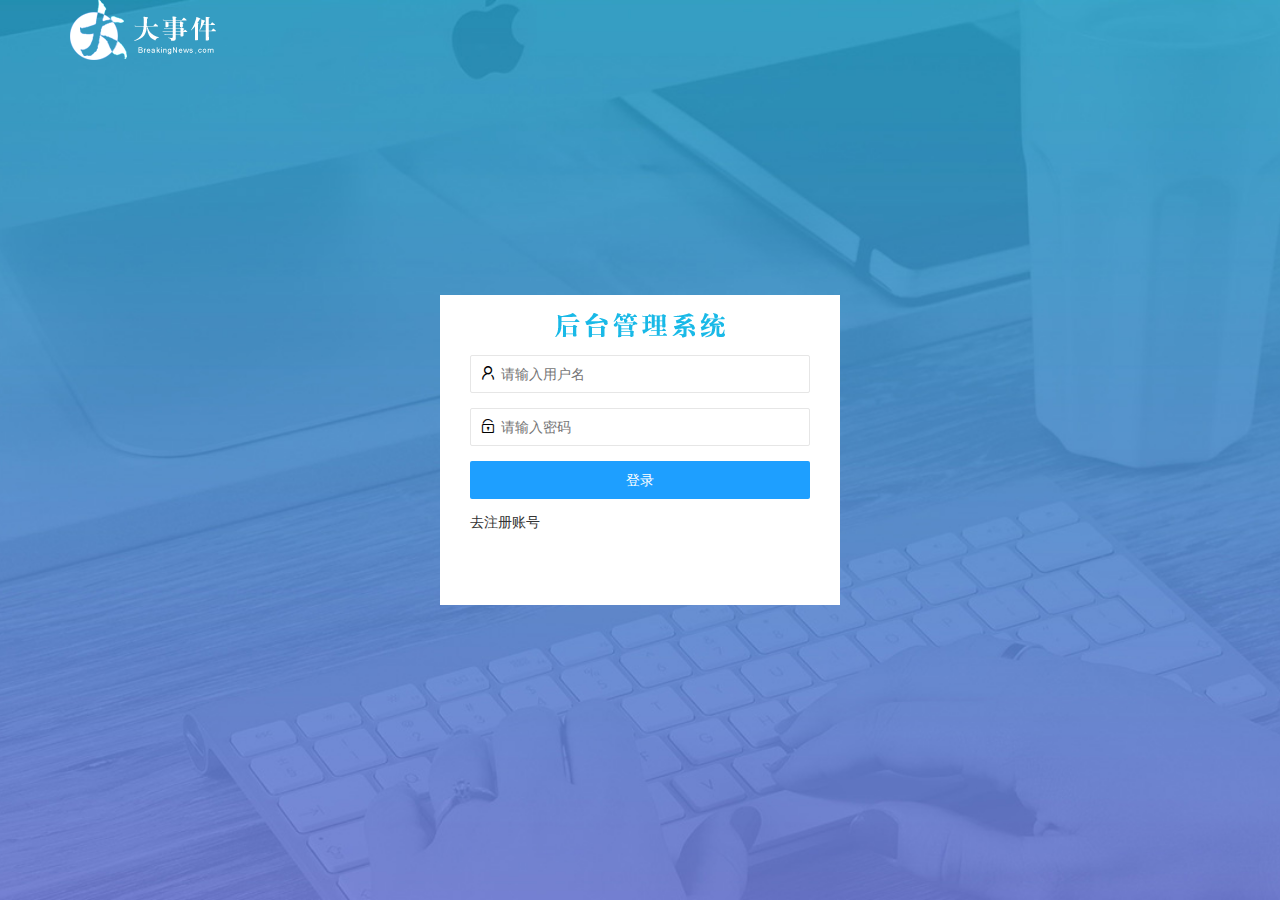
<file: login.html>
<!DOCTYPE html>
<html lang="en">
<head>
    <meta charset="UTF-8">
    <meta http-equiv="X-UA-Compatible" content="IE=edge">
    <meta name="viewport" content="width=device-width, initial-scale=1.0">
    <title>大事件</title>
    <!-- 导入layui 样式表 -->
    <link rel="stylesheet" href="./assets/css/login.css">
    <!-- 导入login页面 样式表 -->
    <link rel="stylesheet" href="./assets/lib/layui/css/layui.css">
</head>
<body>
    <!-- 头部 logo 区域 -->
    <div class="layui-main">
        <img src="./assets/images/logo.png" alt=""/>
    </div>

    <!-- 登录注册框 -->
    <div class="loginAndRegBox">
        <!-- 登录框头部 -->
        <div class="login-header"></div>
        <!-- 登录输入框 -->
        <div id="login-box">
            <form class="layui-form" id="form-login" action="">
                <div class="layui-form-item">
                    <i class="layui-icon layui-icon-username"></i>   
                    <input type="text" name="username" required  lay-verify="required" placeholder="请输入用户名" autocomplete="off" class="layui-input">
                </div>
                <div class="layui-form-item">
                    <i class="layui-icon layui-icon-password"></i>   
                    <input type="password" name="password" required  lay-verify="required|pass" placeholder="请输入密码" autocomplete="off" class="layui-input">
                </div>
                <div class="layui-form-item">
                    <button class="layui-btn layui-btn-normal layui-btn-fluid" lay-submit >登录</button>
                </div>
                <div class="layui-form-item">
                    <a href="javascript:;" id="link-login">去注册账号</a>
                </div>
            </form>
        </div>
        <!-- 注册输入框 -->
        <div id="Reg-box">
            <form class="layui-form" action="">
                <div class="layui-form-item">
                    <i class="layui-icon layui-icon-username"></i>   
                    <input type="text" name="reusername" required  lay-verify="required" placeholder="请输入用户名" autocomplete="off" class="layui-input">
                </div>
                <div class="layui-form-item">
                    <i class="layui-icon layui-icon-password"></i>   
                    <input type="password" name="repassword" required  lay-verify="required|pass" placeholder="请输入密码" autocomplete="off" class="layui-input">
                </div>
                <div class="layui-form-item">
                    <i class="layui-icon layui-icon-password"></i>   
                    <input type="password" name="apassword" required  lay-verify="required|pass|repass" placeholder="请再次输入密码" autocomplete="off" class="layui-input">
                </div>
                <div class="layui-form-item">
                    <button id="form-reg" class="layui-btn layui-btn-normal layui-btn-fluid" lay-submit >注册</button>
                </div>
                <div class="layui-form-item">
                    <a href="javascript:;" id="link-reg">去登录</a>
                </div>
            </form>
        </div>
    </div>


    <!-- 引入 layui的js库 -->
    <script src="./assets/lib/layui/layui.all.js"></script>
    <!-- 引入jQuery库 -->
    <script src="./assets/lib/jquery.js"></script>
    <!-- 引入自己封装baseAPI.js -->
    <script src="./assets/js/baseAPI.js"></script>
    <!-- 引入登录和注册切换的js -->
    <script src="./assets/js/loginAndRegBox.js"></script>
</body>
</html>
</file>
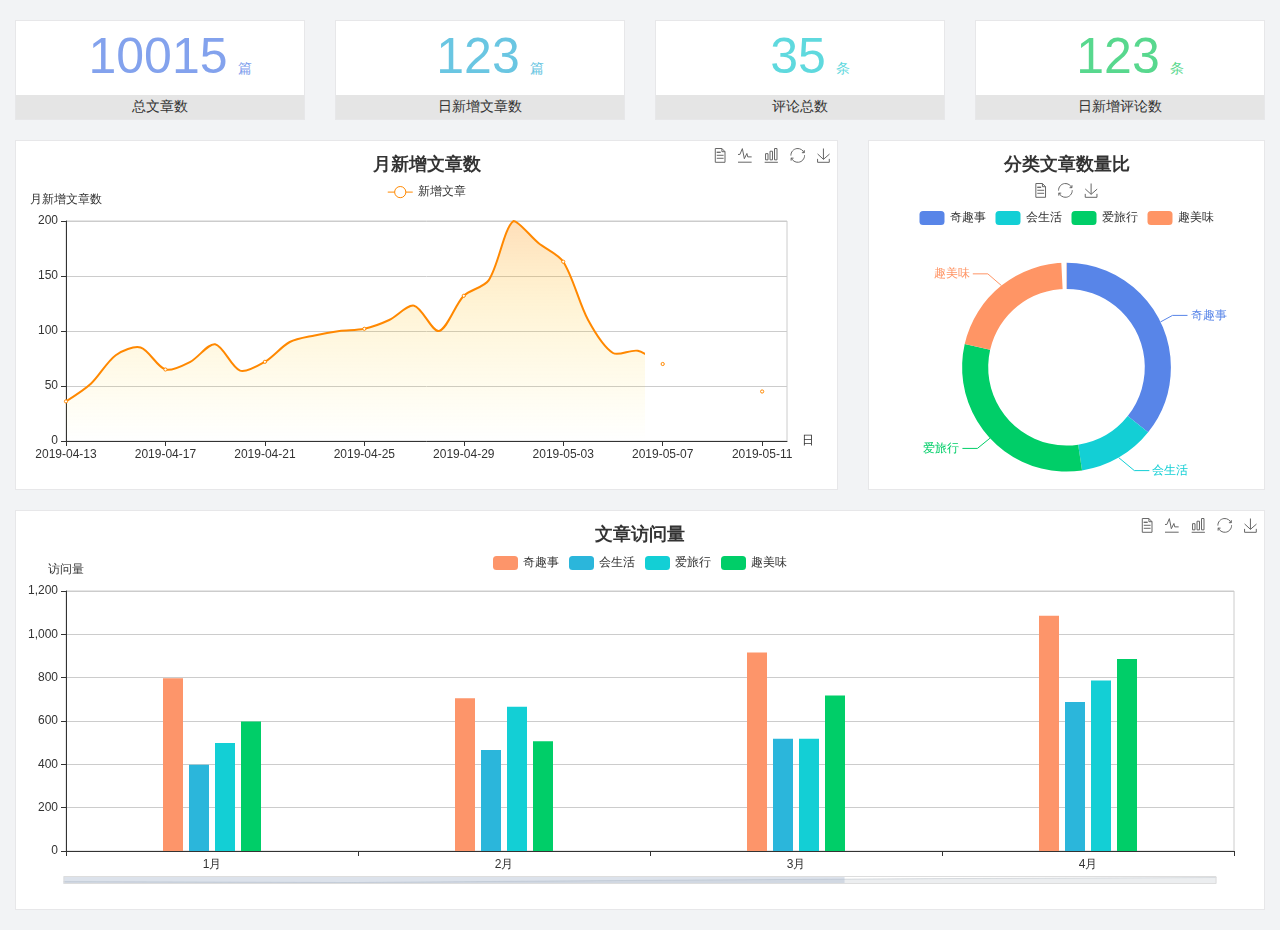
<file: home/dashboard.html>
<!DOCTYPE html>
<html lang="en">

<head>
  <meta charset="UTF-8">
  <meta name="viewport" content="width=device-width, initial-scale=1.0">
  <meta http-equiv="X-UA-Compatible" content="ie=edge">
  <title>图表统计</title>
  <link rel="stylesheet" href="../assets/lib/bootstrap.css">
  <link rel="stylesheet" href="../assets/lib/main.css" />
  <script src="../assets/lib/jquery.js"></script>
  <script type="text/javascript" src="../assets/lib/echarts.min.js"></script>
</head>

<body>
  <div class="container-fluid">
    <div class="row spannel_list">
      <div class="col-sm-3 col-xs-6">
        <div class="spannel">
          <em>10015</em><span>篇</span>
          <b>总文章数</b>
        </div>
      </div>
      <div class="col-sm-3 col-xs-6">
        <div class="spannel scolor01">
          <em>123</em><span>篇</span>
          <b>日新增文章数</b>
        </div>
      </div>
      <div class="col-sm-3 col-xs-6">
        <div class="spannel scolor02">
          <em>35</em><span>条</span>
          <b>评论总数</b>
        </div>
      </div>
      <div class="col-sm-3 col-xs-6">
        <div class="spannel scolor03">
          <em>123</em><span>条</span>
          <b>日新增评论数</b>
        </div>
      </div>
    </div>
  </div>

  <div class="container-fluid">
    <div class="row curve-pie">
      <div class="col-lg-8 col-md-8">
        <div class="gragh_pannel" id="curve_show"></div>
      </div>
      <div class="col-lg-4 col-md-4">
        <div class="gragh_pannel" id="pie_show"></div>
      </div>
    </div>
  </div>

  <div class="container-fluid">
    <div class="column_pannel" id="column_show"></div>
  </div>

  <script>
    var oChart = echarts.init(document.getElementById('curve_show'));
    var aList_all = [
      { 'count': 36, 'date': '2019-04-13' },
      { 'count': 52, 'date': '2019-04-14' },
      { 'count': 78, 'date': '2019-04-15' },
      { 'count': 85, 'date': '2019-04-16' },
      { 'count': 65, 'date': '2019-04-17' },
      { 'count': 72, 'date': '2019-04-18' },
      { 'count': 88, 'date': '2019-04-19' },
      { 'count': 64, 'date': '2019-04-20' },
      { 'count': 72, 'date': '2019-04-21' },
      { 'count': 90, 'date': '2019-04-22' },
      { 'count': 96, 'date': '2019-04-23' },
      { 'count': 100, 'date': '2019-04-24' },
      { 'count': 102, 'date': '2019-04-25' },
      { 'count': 110, 'date': '2019-04-26' },
      { 'count': 123, 'date': '2019-04-27' },
      { 'count': 100, 'date': '2019-04-28' },
      { 'count': 132, 'date': '2019-04-29' },
      { 'count': 146, 'date': '2019-04-30' },
      { 'count': 200, 'date': '2019-05-01' },
      { 'count': 180, 'date': '2019-05-02' },
      { 'count': 163, 'date': '2019-05-03' },
      { 'count': 110, 'date': '2019-05-04' },
      { 'count': 80, 'date': '2019-05-05' },
      { 'count': 82, 'date': '2019-05-06' },
      { 'count': 70, 'date': '2019-05-07' },
      { 'count': 65, 'date': '2019-05-08' },
      { 'count': 54, 'date': '2019-05-09' },
      { 'count': 40, 'date': '2019-05-10' },
      { 'count': 45, 'date': '2019-05-11' },
      { 'count': 38, 'date': '2019-05-12' },
    ];

    let aCount = [];
    let aDate = [];

    for (var i = 0; i < aList_all.length; i++) {
      aCount.push(aList_all[i].count);
      aDate.push(aList_all[i].date);
    }

    var chartopt = {
      title: {
        text: '月新增文章数',
        left: 'center',
        top: '10'
      },
      tooltip: {
        trigger: 'axis'
      },
      legend: {
        data: ['新增文章'],
        top: '40'
      },
      toolbox: {
        show: true,
        feature: {
          mark: { show: true },
          dataView: { show: true, readOnly: false },
          magicType: { show: true, type: ['line', 'bar'] },
          restore: { show: true },
          saveAsImage: { show: true }
        }
      },
      calculable: true,
      xAxis: [
        {
          name: '日',
          type: 'category',
          boundaryGap: false,
          data: aDate
        }
      ],
      yAxis: [
        {
          name: '月新增文章数',
          type: 'value'
        }
      ],
      series: [
        {
          name: '新增文章',
          type: 'line',
          smooth: true,
          itemStyle: { normal: { areaStyle: { type: 'default' }, color: '#f80' }, lineStyle: { color: '#f80' } },
          data: aCount
        }],
      areaStyle: {
        normal: {
          color: new echarts.graphic.LinearGradient(0, 0, 0, 1, [{
            offset: 0,
            color: 'rgba(255,136,0,0.39)'
          }, {
            offset: .34,
            color: 'rgba(255,180,0,0.25)'
          }, {
            offset: 1,
            color: 'rgba(255,222,0,0.00)'
          }])

        }
      },
      grid: {
        show: true,
        x: 50,
        x2: 50,
        y: 80,
        height: 220
      }
    };

    oChart.setOption(chartopt);


    var oPie = echarts.init(document.getElementById('pie_show'));
    var oPieopt =
    {
      title: {
        top: 10,
        text: '分类文章数量比',
        x: 'center'
      },
      tooltip: {
        trigger: 'item',
        formatter: "{a} <br/>{b} : {c} ({d}%)"
      },
      color: ['#5885e8', '#13cfd5', '#00ce68', '#ff9565'],
      legend: {
        x: 'center',
        top: 65,
        data: ['奇趣事', '会生活', '爱旅行', '趣美味']
      },
      toolbox: {
        show: true,
        x: 'center',
        top: 35,
        feature: {
          mark: { show: true },
          dataView: { show: true, readOnly: false },
          magicType: {
            show: true,
            type: ['pie', 'funnel'],
            option: {
              funnel: {
                x: '25%',
                width: '50%',
                funnelAlign: 'left',
                max: 1548
              }
            }
          },
          restore: { show: true },
          saveAsImage: { show: true }
        }
      },
      calculable: true,
      series: [
        {
          name: '访问来源',
          type: 'pie',
          radius: ['45%', '60%'],
          center: ['50%', '65%'],
          data: [
            { value: 300, name: '奇趣事' },
            { value: 100, name: '会生活' },
            { value: 260, name: '爱旅行' },
            { value: 180, name: '趣美味' }
          ]
        }
      ]
    };
    oPie.setOption(oPieopt);



    var oColumn = this.echarts.init(document.getElementById('column_show'));
    var oColumnopt =
    {
      title: {
        text: '文章访问量',
        left: 'center',
        top: '10'
      },
      tooltip: {
        trigger: 'axis'
      },
      legend: {
        data: ['奇趣事', '会生活', '爱旅行', '趣美味'],
        top: '40'
      },
      toolbox: {
        show: true,
        feature: {
          mark: { show: true },
          dataView: { show: true, readOnly: false },
          magicType: { show: true, type: ['line', 'bar'] },
          restore: { show: true },
          saveAsImage: { show: true }
        }
      },
      calculable: true,
      xAxis: [
        {
          type: 'category',
          data: ['1月', '2月', '3月', '4月', '5月']
        }
      ],
      yAxis: [
        {
          name: '访问量',
          type: 'value'
        }
      ],
      series: [
        {
          name: '奇趣事',
          type: 'bar',
          barWidth: 20,
          itemStyle: {
            normal: { areaStyle: { type: 'default' }, color: '#fd956a' }
          },
          data: [800, 708, 920, 1090, 1200]
        },
        {
          name: '会生活',
          type: 'bar',
          barWidth: 20,
          itemStyle: {
            normal: { areaStyle: { type: 'default' }, color: '#2bb6db' }
          },
          data: [400, 468, 520, 690, 800]
        },
        {
          name: '爱旅行',
          type: 'bar',
          barWidth: 20,
          itemStyle: {
            normal: { areaStyle: { type: 'default' }, color: '#13cfd5' }
          },
          data: [500, 668, 520, 790, 900]
        },
        {
          name: '趣美味',
          type: 'bar',
          barWidth: 20,
          itemStyle: {
            normal: { areaStyle: { type: 'default' }, color: '#00ce68' }
          },
          data: [600, 508, 720, 890, 1000]
        }
      ],
      grid: {
        show: true,
        x: 50,
        x2: 30,
        y: 80,
        height: 260
      },
      dataZoom: [//给x轴设置滚动条
        {
          start: 0,//默认为0
          end: 100 - 1000 / 31,//默认为100
          type: 'slider',
          show: true,
          xAxisIndex: [0],
          handleSize: 0,//滑动条的 左右2个滑动条的大小
          height: 8,//组件高度
          left: 45, //左边的距离
          right: 50,//右边的距离
          bottom: 26,//右边的距离
          handleColor: '#ddd',//h滑动图标的颜色
          handleStyle: {
            borderColor: "#cacaca",
            borderWidth: "1",
            shadowBlur: 2,
            background: "#ddd",
            shadowColor: "#ddd",
          }
        }]
    };
    oColumn.setOption(oColumnopt);
  </script>
</body>

</html>
</file>
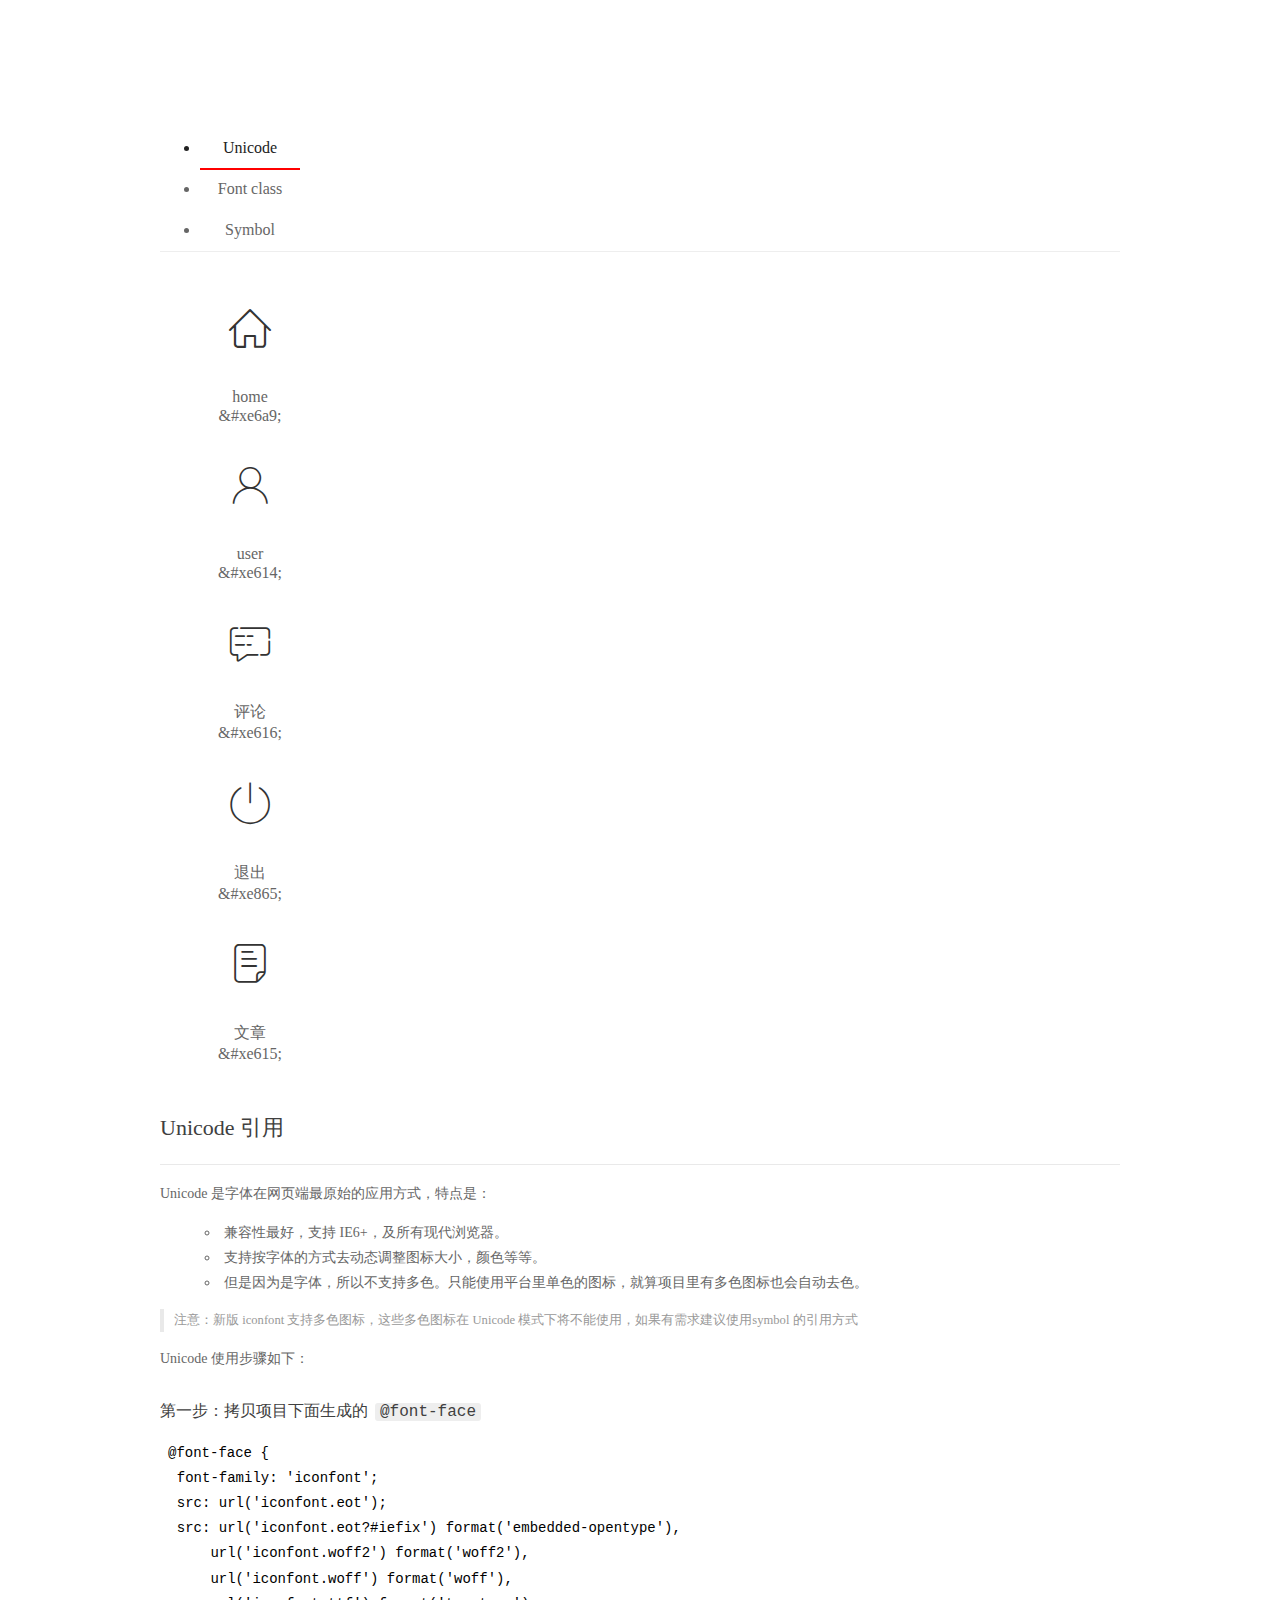
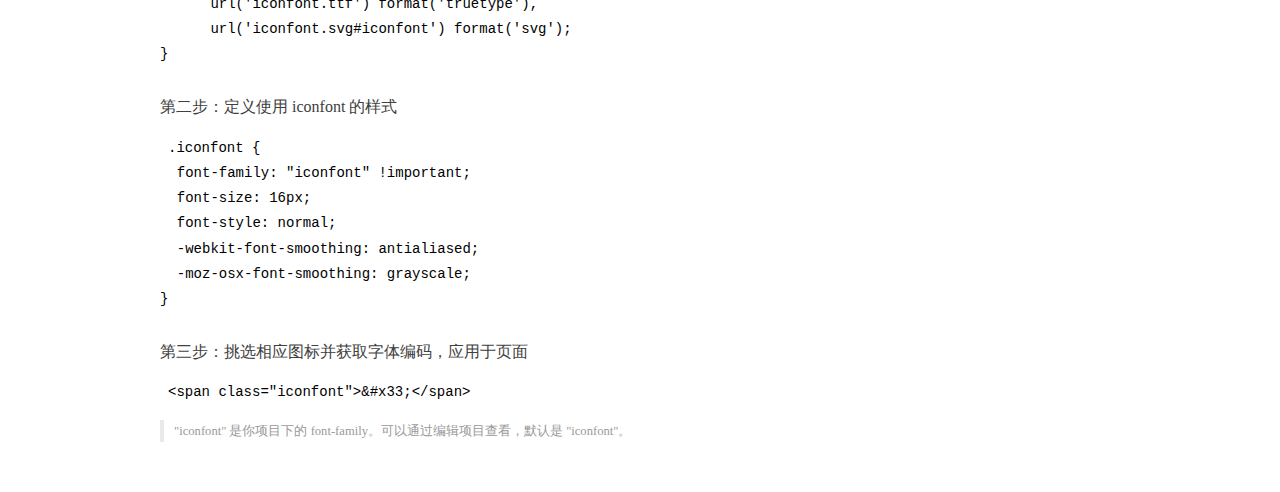
<file: assets/fonts/demo_index.html>
<!DOCTYPE html>
<html>
<head>
  <meta charset="utf-8"/>
  <title>IconFont Demo</title>
  <link rel="shortcut icon" href="https://gtms04.alicdn.com/tps/i4/TB1_oz6GVXXXXaFXpXXJDFnIXXX-64-64.ico" type="image/x-icon"/>
  <link rel="stylesheet" href="https://g.alicdn.com/thx/cube/1.3.2/cube.min.css">
  <link rel="stylesheet" href="demo.css">
  <link rel="stylesheet" href="iconfont.css">
  <script src="iconfont.js"></script>
  <!-- jQuery -->
  <script src="https://a1.alicdn.com/oss/uploads/2018/12/26/7bfddb60-08e8-11e9-9b04-53e73bb6408b.js"></script>
  <!-- 代码高亮 -->
  <script src="https://a1.alicdn.com/oss/uploads/2018/12/26/a3f714d0-08e6-11e9-8a15-ebf944d7534c.js"></script>
</head>
<body>
  <div class="main">
    <h1 class="logo"><a href="https://www.iconfont.cn/" title="iconfont 首页" target="_blank">&#xe86b;</a></h1>
    <div class="nav-tabs">
      <ul id="tabs" class="dib-box">
        <li class="dib active"><span>Unicode</span></li>
        <li class="dib"><span>Font class</span></li>
        <li class="dib"><span>Symbol</span></li>
      </ul>
      
    </div>
    <div class="tab-container">
      <div class="content unicode" style="display: block;">
          <ul class="icon_lists dib-box">
          
            <li class="dib">
              <span class="icon iconfont">&#xe6a9;</span>
                <div class="name">home</div>
                <div class="code-name">&amp;#xe6a9;</div>
              </li>
          
            <li class="dib">
              <span class="icon iconfont">&#xe614;</span>
                <div class="name">user</div>
                <div class="code-name">&amp;#xe614;</div>
              </li>
          
            <li class="dib">
              <span class="icon iconfont">&#xe616;</span>
                <div class="name">评论</div>
                <div class="code-name">&amp;#xe616;</div>
              </li>
          
            <li class="dib">
              <span class="icon iconfont">&#xe865;</span>
                <div class="name">退出</div>
                <div class="code-name">&amp;#xe865;</div>
              </li>
          
            <li class="dib">
              <span class="icon iconfont">&#xe615;</span>
                <div class="name">文章</div>
                <div class="code-name">&amp;#xe615;</div>
              </li>
          
          </ul>
          <div class="article markdown">
          <h2 id="unicode-">Unicode 引用</h2>
          <hr>

          <p>Unicode 是字体在网页端最原始的应用方式，特点是：</p>
          <ul>
            <li>兼容性最好，支持 IE6+，及所有现代浏览器。</li>
            <li>支持按字体的方式去动态调整图标大小，颜色等等。</li>
            <li>但是因为是字体，所以不支持多色。只能使用平台里单色的图标，就算项目里有多色图标也会自动去色。</li>
          </ul>
          <blockquote>
            <p>注意：新版 iconfont 支持多色图标，这些多色图标在 Unicode 模式下将不能使用，如果有需求建议使用symbol 的引用方式</p>
          </blockquote>
          <p>Unicode 使用步骤如下：</p>
          <h3 id="-font-face">第一步：拷贝项目下面生成的 <code>@font-face</code></h3>
<pre><code class="language-css"
>@font-face {
  font-family: 'iconfont';
  src: url('iconfont.eot');
  src: url('iconfont.eot?#iefix') format('embedded-opentype'),
      url('iconfont.woff2') format('woff2'),
      url('iconfont.woff') format('woff'),
      url('iconfont.ttf') format('truetype'),
      url('iconfont.svg#iconfont') format('svg');
}
</code></pre>
          <h3 id="-iconfont-">第二步：定义使用 iconfont 的样式</h3>
<pre><code class="language-css"
>.iconfont {
  font-family: "iconfont" !important;
  font-size: 16px;
  font-style: normal;
  -webkit-font-smoothing: antialiased;
  -moz-osx-font-smoothing: grayscale;
}
</code></pre>
          <h3 id="-">第三步：挑选相应图标并获取字体编码，应用于页面</h3>
<pre>
<code class="language-html"
>&lt;span class="iconfont"&gt;&amp;#x33;&lt;/span&gt;
</code></pre>
          <blockquote>
            <p>"iconfont" 是你项目下的 font-family。可以通过编辑项目查看，默认是 "iconfont"。</p>
          </blockquote>
          </div>
      </div>
      <div class="content font-class">
        <ul class="icon_lists dib-box">
          
          <li class="dib">
            <span class="icon iconfont icon-home"></span>
            <div class="name">
              home
            </div>
            <div class="code-name">.icon-home
            </div>
          </li>
          
          <li class="dib">
            <span class="icon iconfont icon-user"></span>
            <div class="name">
              user
            </div>
            <div class="code-name">.icon-user
            </div>
          </li>
          
          <li class="dib">
            <span class="icon iconfont icon-pinglun"></span>
            <div class="name">
              评论
            </div>
            <div class="code-name">.icon-pinglun
            </div>
          </li>
          
          <li class="dib">
            <span class="icon iconfont icon-tuichu"></span>
            <div class="name">
              退出
            </div>
            <div class="code-name">.icon-tuichu
            </div>
          </li>
          
          <li class="dib">
            <span class="icon iconfont icon-16"></span>
            <div class="name">
              文章
            </div>
            <div class="code-name">.icon-16
            </div>
          </li>
          
        </ul>
        <div class="article markdown">
        <h2 id="font-class-">font-class 引用</h2>
        <hr>

        <p>font-class 是 Unicode 使用方式的一种变种，主要是解决 Unicode 书写不直观，语意不明确的问题。</p>
        <p>与 Unicode 使用方式相比，具有如下特点：</p>
        <ul>
          <li>兼容性良好，支持 IE8+，及所有现代浏览器。</li>
          <li>相比于 Unicode 语意明确，书写更直观。可以很容易分辨这个 icon 是什么。</li>
          <li>因为使用 class 来定义图标，所以当要替换图标时，只需要修改 class 里面的 Unicode 引用。</li>
          <li>不过因为本质上还是使用的字体，所以多色图标还是不支持的。</li>
        </ul>
        <p>使用步骤如下：</p>
        <h3 id="-fontclass-">第一步：引入项目下面生成的 fontclass 代码：</h3>
<pre><code class="language-html">&lt;link rel="stylesheet" href="./iconfont.css"&gt;
</code></pre>
        <h3 id="-">第二步：挑选相应图标并获取类名，应用于页面：</h3>
<pre><code class="language-html">&lt;span class="iconfont icon-xxx"&gt;&lt;/span&gt;
</code></pre>
        <blockquote>
          <p>"
            iconfont" 是你项目下的 font-family。可以通过编辑项目查看，默认是 "iconfont"。</p>
        </blockquote>
      </div>
      </div>
      <div class="content symbol">
          <ul class="icon_lists dib-box">
          
            <li class="dib">
                <svg class="icon svg-icon" aria-hidden="true">
                  <use xlink:href="#icon-home"></use>
                </svg>
                <div class="name">home</div>
                <div class="code-name">#icon-home</div>
            </li>
          
            <li class="dib">
                <svg class="icon svg-icon" aria-hidden="true">
                  <use xlink:href="#icon-user"></use>
                </svg>
                <div class="name">user</div>
                <div class="code-name">#icon-user</div>
            </li>
          
            <li class="dib">
                <svg class="icon svg-icon" aria-hidden="true">
                  <use xlink:href="#icon-pinglun"></use>
                </svg>
                <div class="name">评论</div>
                <div class="code-name">#icon-pinglun</div>
            </li>
          
            <li class="dib">
                <svg class="icon svg-icon" aria-hidden="true">
                  <use xlink:href="#icon-tuichu"></use>
                </svg>
                <div class="name">退出</div>
                <div class="code-name">#icon-tuichu</div>
            </li>
          
            <li class="dib">
                <svg class="icon svg-icon" aria-hidden="true">
                  <use xlink:href="#icon-16"></use>
                </svg>
                <div class="name">文章</div>
                <div class="code-name">#icon-16</div>
            </li>
          
          </ul>
          <div class="article markdown">
          <h2 id="symbol-">Symbol 引用</h2>
          <hr>

          <p>这是一种全新的使用方式，应该说这才是未来的主流，也是平台目前推荐的用法。相关介绍可以参考这篇<a href="">文章</a>
            这种用法其实是做了一个 SVG 的集合，与另外两种相比具有如下特点：</p>
          <ul>
            <li>支持多色图标了，不再受单色限制。</li>
            <li>通过一些技巧，支持像字体那样，通过 <code>font-size</code>, <code>color</code> 来调整样式。</li>
            <li>兼容性较差，支持 IE9+，及现代浏览器。</li>
            <li>浏览器渲染 SVG 的性能一般，还不如 png。</li>
          </ul>
          <p>使用步骤如下：</p>
          <h3 id="-symbol-">第一步：引入项目下面生成的 symbol 代码：</h3>
<pre><code class="language-html">&lt;script src="./iconfont.js"&gt;&lt;/script&gt;
</code></pre>
          <h3 id="-css-">第二步：加入通用 CSS 代码（引入一次就行）：</h3>
<pre><code class="language-html">&lt;style&gt;
.icon {
  width: 1em;
  height: 1em;
  vertical-align: -0.15em;
  fill: currentColor;
  overflow: hidden;
}
&lt;/style&gt;
</code></pre>
          <h3 id="-">第三步：挑选相应图标并获取类名，应用于页面：</h3>
<pre><code class="language-html">&lt;svg class="icon" aria-hidden="true"&gt;
  &lt;use xlink:href="#icon-xxx"&gt;&lt;/use&gt;
&lt;/svg&gt;
</code></pre>
          </div>
      </div>

    </div>
  </div>
  <script>
  $(document).ready(function () {
      $('.tab-container .content:first').show()

      $('#tabs li').click(function (e) {
        var tabContent = $('.tab-container .content')
        var index = $(this).index()

        if ($(this).hasClass('active')) {
          return
        } else {
          $('#tabs li').removeClass('active')
          $(this).addClass('active')

          tabContent.hide().eq(index).fadeIn()
        }
      })
    })
  </script>
</body>
</html>
</file>
<file: assets/css/login.css>
html,
body {
    margin: 0;
    padding: 0;
    height: 100%;
    width: 100%;
    background: url('/assets/images/login_bg.jpg') no-repeat center;
    background-size: cover;
}
/* 登录注册页面 */
.loginAndRegBox {
    width: 400px;
    height: 310px;
    background: white;
    position: absolute;
    left: 0;
    right: 0;
    bottom: 0;
    top: 0;
    margin: auto;
}
.loginAndRegBox > .login-header{
    width: 100%;
    height: 60px;
    background: url('/assets/images/login_title.png') no-repeat center;

}
.loginAndRegBox > #Reg-box {
    display: none;
}
.layui-form {
    padding: 0 30px;
}
.layui-input {
    text-indent: 20px;
}
.layui-form-item {
    position: relative;
}
.layui-icon {
    position: absolute;
    top: 10px;
    left: 10px;
}
</file>
<file: assets/lib/layui/css/layui.css>
/** layui-v2.5.5 MIT License By https://www.layui.com */
 .layui-inline,img{display:inline-block;vertical-align:middle}h1,h2,h3,h4,h5,h6{font-weight:400}.layui-edge,.layui-header,.layui-inline,.layui-main{position:relative}.layui-body,.layui-edge,.layui-elip{overflow:hidden}.layui-btn,.layui-edge,.layui-inline,img{vertical-align:middle}.layui-btn,.layui-disabled,.layui-icon,.layui-unselect{-moz-user-select:none;-webkit-user-select:none;-ms-user-select:none}.layui-elip,.layui-form-checkbox span,.layui-form-pane .layui-form-label{text-overflow:ellipsis;white-space:nowrap}.layui-breadcrumb,.layui-tree-btnGroup{visibility:hidden}blockquote,body,button,dd,div,dl,dt,form,h1,h2,h3,h4,h5,h6,input,li,ol,p,pre,td,textarea,th,ul{margin:0;padding:0;-webkit-tap-highlight-color:rgba(0,0,0,0)}a:active,a:hover{outline:0}img{border:none}li{list-style:none}table{border-collapse:collapse;border-spacing:0}h4,h5,h6{font-size:100%}button,input,optgroup,option,select,textarea{font-family:inherit;font-size:inherit;font-style:inherit;font-weight:inherit;outline:0}pre{white-space:pre-wrap;white-space:-moz-pre-wrap;white-space:-pre-wrap;white-space:-o-pre-wrap;word-wrap:break-word}body{line-height:24px;font:14px Helvetica Neue,Helvetica,PingFang SC,Tahoma,Arial,sans-serif}hr{height:1px;margin:10px 0;border:0;clear:both}a{color:#333;text-decoration:none}a:hover{color:#777}a cite{font-style:normal;*cursor:pointer}.layui-border-box,.layui-border-box *{box-sizing:border-box}.layui-box,.layui-box *{box-sizing:content-box}.layui-clear{clear:both;*zoom:1}.layui-clear:after{content:'\20';clear:both;*zoom:1;display:block;height:0}.layui-inline{*display:inline;*zoom:1}.layui-edge{display:inline-block;width:0;height:0;border-width:6px;border-style:dashed;border-color:transparent}.layui-edge-top{top:-4px;border-bottom-color:#999;border-bottom-style:solid}.layui-edge-right{border-left-color:#999;border-left-style:solid}.layui-edge-bottom{top:2px;border-top-color:#999;border-top-style:solid}.layui-edge-left{border-right-color:#999;border-right-style:solid}.layui-disabled,.layui-disabled:hover{color:#d2d2d2!important;cursor:not-allowed!important}.layui-circle{border-radius:100%}.layui-show{display:block!important}.layui-hide{display:none!important}@font-face{font-family:layui-icon;src:url(../font/iconfont.eot?v=250);src:url(../font/iconfont.eot?v=250#iefix) format('embedded-opentype'),url(../font/iconfont.woff2?v=250) format('woff2'),url(../font/iconfont.woff?v=250) format('woff'),url(../font/iconfont.ttf?v=250) format('truetype'),url(../font/iconfont.svg?v=250#layui-icon) format('svg')}.layui-icon{font-family:layui-icon!important;font-size:16px;font-style:normal;-webkit-font-smoothing:antialiased;-moz-osx-font-smoothing:grayscale}.layui-icon-reply-fill:before{content:"\e611"}.layui-icon-set-fill:before{content:"\e614"}.layui-icon-menu-fill:before{content:"\e60f"}.layui-icon-search:before{content:"\e615"}.layui-icon-share:before{content:"\e641"}.layui-icon-set-sm:before{content:"\e620"}.layui-icon-engine:before{content:"\e628"}.layui-icon-close:before{content:"\1006"}.layui-icon-close-fill:before{content:"\1007"}.layui-icon-chart-screen:before{content:"\e629"}.layui-icon-star:before{content:"\e600"}.layui-icon-circle-dot:before{content:"\e617"}.layui-icon-chat:before{content:"\e606"}.layui-icon-release:before{content:"\e609"}.layui-icon-list:before{content:"\e60a"}.layui-icon-chart:before{content:"\e62c"}.layui-icon-ok-circle:before{content:"\1005"}.layui-icon-layim-theme:before{content:"\e61b"}.layui-icon-table:before{content:"\e62d"}.layui-icon-right:before{content:"\e602"}.layui-icon-left:before{content:"\e603"}.layui-icon-cart-simple:before{content:"\e698"}.layui-icon-face-cry:before{content:"\e69c"}.layui-icon-face-smile:before{content:"\e6af"}.layui-icon-survey:before{content:"\e6b2"}.layui-icon-tree:before{content:"\e62e"}.layui-icon-upload-circle:before{content:"\e62f"}.layui-icon-add-circle:before{content:"\e61f"}.layui-icon-download-circle:before{content:"\e601"}.layui-icon-templeate-1:before{content:"\e630"}.layui-icon-util:before{content:"\e631"}.layui-icon-face-surprised:before{content:"\e664"}.layui-icon-edit:before{content:"\e642"}.layui-icon-speaker:before{content:"\e645"}.layui-icon-down:before{content:"\e61a"}.layui-icon-file:before{content:"\e621"}.layui-icon-layouts:before{content:"\e632"}.layui-icon-rate-half:before{content:"\e6c9"}.layui-icon-add-circle-fine:before{content:"\e608"}.layui-icon-prev-circle:before{content:"\e633"}.layui-icon-read:before{content:"\e705"}.layui-icon-404:before{content:"\e61c"}.layui-icon-carousel:before{content:"\e634"}.layui-icon-help:before{content:"\e607"}.layui-icon-code-circle:before{content:"\e635"}.layui-icon-water:before{content:"\e636"}.layui-icon-username:before{content:"\e66f"}.layui-icon-find-fill:before{content:"\e670"}.layui-icon-about:before{content:"\e60b"}.layui-icon-location:before{content:"\e715"}.layui-icon-up:before{content:"\e619"}.layui-icon-pause:before{content:"\e651"}.layui-icon-date:before{content:"\e637"}.layui-icon-layim-uploadfile:before{content:"\e61d"}.layui-icon-delete:before{content:"\e640"}.layui-icon-play:before{content:"\e652"}.layui-icon-top:before{content:"\e604"}.layui-icon-friends:before{content:"\e612"}.layui-icon-refresh-3:before{content:"\e9aa"}.layui-icon-ok:before{content:"\e605"}.layui-icon-layer:before{content:"\e638"}.layui-icon-face-smile-fine:before{content:"\e60c"}.layui-icon-dollar:before{content:"\e659"}.layui-icon-group:before{content:"\e613"}.layui-icon-layim-download:before{content:"\e61e"}.layui-icon-picture-fine:before{content:"\e60d"}.layui-icon-link:before{content:"\e64c"}.layui-icon-diamond:before{content:"\e735"}.layui-icon-log:before{content:"\e60e"}.layui-icon-rate-solid:before{content:"\e67a"}.layui-icon-fonts-del:before{content:"\e64f"}.layui-icon-unlink:before{content:"\e64d"}.layui-icon-fonts-clear:before{content:"\e639"}.layui-icon-triangle-r:before{content:"\e623"}.layui-icon-circle:before{content:"\e63f"}.layui-icon-radio:before{content:"\e643"}.layui-icon-align-center:before{content:"\e647"}.layui-icon-align-right:before{content:"\e648"}.layui-icon-align-left:before{content:"\e649"}.layui-icon-loading-1:before{content:"\e63e"}.layui-icon-return:before{content:"\e65c"}.layui-icon-fonts-strong:before{content:"\e62b"}.layui-icon-upload:before{content:"\e67c"}.layui-icon-dialogue:before{content:"\e63a"}.layui-icon-video:before{content:"\e6ed"}.layui-icon-headset:before{content:"\e6fc"}.layui-icon-cellphone-fine:before{content:"\e63b"}.layui-icon-add-1:before{content:"\e654"}.layui-icon-face-smile-b:before{content:"\e650"}.layui-icon-fonts-html:before{content:"\e64b"}.layui-icon-form:before{content:"\e63c"}.layui-icon-cart:before{content:"\e657"}.layui-icon-camera-fill:before{content:"\e65d"}.layui-icon-tabs:before{content:"\e62a"}.layui-icon-fonts-code:before{content:"\e64e"}.layui-icon-fire:before{content:"\e756"}.layui-icon-set:before{content:"\e716"}.layui-icon-fonts-u:before{content:"\e646"}.layui-icon-triangle-d:before{content:"\e625"}.layui-icon-tips:before{content:"\e702"}.layui-icon-picture:before{content:"\e64a"}.layui-icon-more-vertical:before{content:"\e671"}.layui-icon-flag:before{content:"\e66c"}.layui-icon-loading:before{content:"\e63d"}.layui-icon-fonts-i:before{content:"\e644"}.layui-icon-refresh-1:before{content:"\e666"}.layui-icon-rmb:before{content:"\e65e"}.layui-icon-home:before{content:"\e68e"}.layui-icon-user:before{content:"\e770"}.layui-icon-notice:before{content:"\e667"}.layui-icon-login-weibo:before{content:"\e675"}.layui-icon-voice:before{content:"\e688"}.layui-icon-upload-drag:before{content:"\e681"}.layui-icon-login-qq:before{content:"\e676"}.layui-icon-snowflake:before{content:"\e6b1"}.layui-icon-file-b:before{content:"\e655"}.layui-icon-template:before{content:"\e663"}.layui-icon-auz:before{content:"\e672"}.layui-icon-console:before{content:"\e665"}.layui-icon-app:before{content:"\e653"}.layui-icon-prev:before{content:"\e65a"}.layui-icon-website:before{content:"\e7ae"}.layui-icon-next:before{content:"\e65b"}.layui-icon-component:before{content:"\e857"}.layui-icon-more:before{content:"\e65f"}.layui-icon-login-wechat:before{content:"\e677"}.layui-icon-shrink-right:before{content:"\e668"}.layui-icon-spread-left:before{content:"\e66b"}.layui-icon-camera:before{content:"\e660"}.layui-icon-note:before{content:"\e66e"}.layui-icon-refresh:before{content:"\e669"}.layui-icon-female:before{content:"\e661"}.layui-icon-male:before{content:"\e662"}.layui-icon-password:before{content:"\e673"}.layui-icon-senior:before{content:"\e674"}.layui-icon-theme:before{content:"\e66a"}.layui-icon-tread:before{content:"\e6c5"}.layui-icon-praise:before{content:"\e6c6"}.layui-icon-star-fill:before{content:"\e658"}.layui-icon-rate:before{content:"\e67b"}.layui-icon-template-1:before{content:"\e656"}.layui-icon-vercode:before{content:"\e679"}.layui-icon-cellphone:before{content:"\e678"}.layui-icon-screen-full:before{content:"\e622"}.layui-icon-screen-restore:before{content:"\e758"}.layui-icon-cols:before{content:"\e610"}.layui-icon-export:before{content:"\e67d"}.layui-icon-print:before{content:"\e66d"}.layui-icon-slider:before{content:"\e714"}.layui-icon-addition:before{content:"\e624"}.layui-icon-subtraction:before{content:"\e67e"}.layui-icon-service:before{content:"\e626"}.layui-icon-transfer:before{content:"\e691"}.layui-main{width:1140px;margin:0 auto}.layui-header{z-index:1000;height:60px}.layui-header a:hover{transition:all .5s;-webkit-transition:all .5s}.layui-side{position:fixed;left:0;top:0;bottom:0;z-index:999;width:200px;overflow-x:hidden}.layui-side-scroll{position:relative;width:220px;height:100%;overflow-x:hidden}.layui-body{position:absolute;left:200px;right:0;top:0;bottom:0;z-index:998;width:auto;overflow-y:auto;box-sizing:border-box}.layui-layout-body{overflow:hidden}.layui-layout-admin .layui-header{background-color:#23262E}.layui-layout-admin .layui-side{top:60px;width:200px;overflow-x:hidden}.layui-layout-admin .layui-body{position:fixed;top:60px;bottom:44px}.layui-layout-admin .layui-main{width:auto;margin:0 15px}.layui-layout-admin .layui-footer{position:fixed;left:200px;right:0;bottom:0;height:44px;line-height:44px;padding:0 15px;background-color:#eee}.layui-layout-admin .layui-logo{position:absolute;left:0;top:0;width:200px;height:100%;line-height:60px;text-align:center;color:#009688;font-size:16px}.layui-layout-admin .layui-header .layui-nav{background:0 0}.layui-layout-left{position:absolute!important;left:200px;top:0}.layui-layout-right{position:absolute!important;right:0;top:0}.layui-container{position:relative;margin:0 auto;padding:0 15px;box-sizing:border-box}.layui-fluid{position:relative;margin:0 auto;padding:0 15px}.layui-row:after,.layui-row:before{content:'';display:block;clear:both}.layui-col-lg1,.layui-col-lg10,.layui-col-lg11,.layui-col-lg12,.layui-col-lg2,.layui-col-lg3,.layui-col-lg4,.layui-col-lg5,.layui-col-lg6,.layui-col-lg7,.layui-col-lg8,.layui-col-lg9,.layui-col-md1,.layui-col-md10,.layui-col-md11,.layui-col-md12,.layui-col-md2,.layui-col-md3,.layui-col-md4,.layui-col-md5,.layui-col-md6,.layui-col-md7,.layui-col-md8,.layui-col-md9,.layui-col-sm1,.layui-col-sm10,.layui-col-sm11,.layui-col-sm12,.layui-col-sm2,.layui-col-sm3,.layui-col-sm4,.layui-col-sm5,.layui-col-sm6,.layui-col-sm7,.layui-col-sm8,.layui-col-sm9,.layui-col-xs1,.layui-col-xs10,.layui-col-xs11,.layui-col-xs12,.layui-col-xs2,.layui-col-xs3,.layui-col-xs4,.layui-col-xs5,.layui-col-xs6,.layui-col-xs7,.layui-col-xs8,.layui-col-xs9{position:relative;display:block;box-sizing:border-box}.layui-col-xs1,.layui-col-xs10,.layui-col-xs11,.layui-col-xs12,.layui-col-xs2,.layui-col-xs3,.layui-col-xs4,.layui-col-xs5,.layui-col-xs6,.layui-col-xs7,.layui-col-xs8,.layui-col-xs9{float:left}.layui-col-xs1{width:8.33333333%}.layui-col-xs2{width:16.66666667%}.layui-col-xs3{width:25%}.layui-col-xs4{width:33.33333333%}.layui-col-xs5{width:41.66666667%}.layui-col-xs6{width:50%}.layui-col-xs7{width:58.33333333%}.layui-col-xs8{width:66.66666667%}.layui-col-xs9{width:75%}.layui-col-xs10{width:83.33333333%}.layui-col-xs11{width:91.66666667%}.layui-col-xs12{width:100%}.layui-col-xs-offset1{margin-left:8.33333333%}.layui-col-xs-offset2{margin-left:16.66666667%}.layui-col-xs-offset3{margin-left:25%}.layui-col-xs-offset4{margin-left:33.33333333%}.layui-col-xs-offset5{margin-left:41.66666667%}.layui-col-xs-offset6{margin-left:50%}.layui-col-xs-offset7{margin-left:58.33333333%}.layui-col-xs-offset8{margin-left:66.66666667%}.layui-col-xs-offset9{margin-left:75%}.layui-col-xs-offset10{margin-left:83.33333333%}.layui-col-xs-offset11{margin-left:91.66666667%}.layui-col-xs-offset12{margin-left:100%}@media screen and (max-width:768px){.layui-hide-xs{display:none!important}.layui-show-xs-block{display:block!important}.layui-show-xs-inline{display:inline!important}.layui-show-xs-inline-block{display:inline-block!important}}@media screen and (min-width:768px){.layui-container{width:750px}.layui-hide-sm{display:none!important}.layui-show-sm-block{display:block!important}.layui-show-sm-inline{display:inline!important}.layui-show-sm-inline-block{display:inline-block!important}.layui-col-sm1,.layui-col-sm10,.layui-col-sm11,.layui-col-sm12,.layui-col-sm2,.layui-col-sm3,.layui-col-sm4,.layui-col-sm5,.layui-col-sm6,.layui-col-sm7,.layui-col-sm8,.layui-col-sm9{float:left}.layui-col-sm1{width:8.33333333%}.layui-col-sm2{width:16.66666667%}.layui-col-sm3{width:25%}.layui-col-sm4{width:33.33333333%}.layui-col-sm5{width:41.66666667%}.layui-col-sm6{width:50%}.layui-col-sm7{width:58.33333333%}.layui-col-sm8{width:66.66666667%}.layui-col-sm9{width:75%}.layui-col-sm10{width:83.33333333%}.layui-col-sm11{width:91.66666667%}.layui-col-sm12{width:100%}.layui-col-sm-offset1{margin-left:8.33333333%}.layui-col-sm-offset2{margin-left:16.66666667%}.layui-col-sm-offset3{margin-left:25%}.layui-col-sm-offset4{margin-left:33.33333333%}.layui-col-sm-offset5{margin-left:41.66666667%}.layui-col-sm-offset6{margin-left:50%}.layui-col-sm-offset7{margin-left:58.33333333%}.layui-col-sm-offset8{margin-left:66.66666667%}.layui-col-sm-offset9{margin-left:75%}.layui-col-sm-offset10{margin-left:83.33333333%}.layui-col-sm-offset11{margin-left:91.66666667%}.layui-col-sm-offset12{margin-left:100%}}@media screen and (min-width:992px){.layui-container{width:970px}.layui-hide-md{display:none!important}.layui-show-md-block{display:block!important}.layui-show-md-inline{display:inline!important}.layui-show-md-inline-block{display:inline-block!important}.layui-col-md1,.layui-col-md10,.layui-col-md11,.layui-col-md12,.layui-col-md2,.layui-col-md3,.layui-col-md4,.layui-col-md5,.layui-col-md6,.layui-col-md7,.layui-col-md8,.layui-col-md9{float:left}.layui-col-md1{width:8.33333333%}.layui-col-md2{width:16.66666667%}.layui-col-md3{width:25%}.layui-col-md4{width:33.33333333%}.layui-col-md5{width:41.66666667%}.layui-col-md6{width:50%}.layui-col-md7{width:58.33333333%}.layui-col-md8{width:66.66666667%}.layui-col-md9{width:75%}.layui-col-md10{width:83.33333333%}.layui-col-md11{width:91.66666667%}.layui-col-md12{width:100%}.layui-col-md-offset1{margin-left:8.33333333%}.layui-col-md-offset2{margin-left:16.66666667%}.layui-col-md-offset3{margin-left:25%}.layui-col-md-offset4{margin-left:33.33333333%}.layui-col-md-offset5{margin-left:41.66666667%}.layui-col-md-offset6{margin-left:50%}.layui-col-md-offset7{margin-left:58.33333333%}.layui-col-md-offset8{margin-left:66.66666667%}.layui-col-md-offset9{margin-left:75%}.layui-col-md-offset10{margin-left:83.33333333%}.layui-col-md-offset11{margin-left:91.66666667%}.layui-col-md-offset12{margin-left:100%}}@media screen and (min-width:1200px){.layui-container{width:1170px}.layui-hide-lg{display:none!important}.layui-show-lg-block{display:block!important}.layui-show-lg-inline{display:inline!important}.layui-show-lg-inline-block{display:inline-block!important}.layui-col-lg1,.layui-col-lg10,.layui-col-lg11,.layui-col-lg12,.layui-col-lg2,.layui-col-lg3,.layui-col-lg4,.layui-col-lg5,.layui-col-lg6,.layui-col-lg7,.layui-col-lg8,.layui-col-lg9{float:left}.layui-col-lg1{width:8.33333333%}.layui-col-lg2{width:16.66666667%}.layui-col-lg3{width:25%}.layui-col-lg4{width:33.33333333%}.layui-col-lg5{width:41.66666667%}.layui-col-lg6{width:50%}.layui-col-lg7{width:58.33333333%}.layui-col-lg8{width:66.66666667%}.layui-col-lg9{width:75%}.layui-col-lg10{width:83.33333333%}.layui-col-lg11{width:91.66666667%}.layui-col-lg12{width:100%}.layui-col-lg-offset1{margin-left:8.33333333%}.layui-col-lg-offset2{margin-left:16.66666667%}.layui-col-lg-offset3{margin-left:25%}.layui-col-lg-offset4{margin-left:33.33333333%}.layui-col-lg-offset5{margin-left:41.66666667%}.layui-col-lg-offset6{margin-left:50%}.layui-col-lg-offset7{margin-left:58.33333333%}.layui-col-lg-offset8{margin-left:66.66666667%}.layui-col-lg-offset9{margin-left:75%}.layui-col-lg-offset10{margin-left:83.33333333%}.layui-col-lg-offset11{margin-left:91.66666667%}.layui-col-lg-offset12{margin-left:100%}}.layui-col-space1{margin:-.5px}.layui-col-space1>*{padding:.5px}.layui-col-space3{margin:-1.5px}.layui-col-space3>*{padding:1.5px}.layui-col-space5{margin:-2.5px}.layui-col-space5>*{padding:2.5px}.layui-col-space8{margin:-3.5px}.layui-col-space8>*{padding:3.5px}.layui-col-space10{margin:-5px}.layui-col-space10>*{padding:5px}.layui-col-space12{margin:-6px}.layui-col-space12>*{padding:6px}.layui-col-space15{margin:-7.5px}.layui-col-space15>*{padding:7.5px}.layui-col-space18{margin:-9px}.layui-col-space18>*{padding:9px}.layui-col-space20{margin:-10px}.layui-col-space20>*{padding:10px}.layui-col-space22{margin:-11px}.layui-col-space22>*{padding:11px}.layui-col-space25{margin:-12.5px}.layui-col-space25>*{padding:12.5px}.layui-col-space30{margin:-15px}.layui-col-space30>*{padding:15px}.layui-btn,.layui-input,.layui-select,.layui-textarea,.layui-upload-button{outline:0;-webkit-appearance:none;transition:all .3s;-webkit-transition:all .3s;box-sizing:border-box}.layui-elem-quote{margin-bottom:10px;padding:15px;line-height:22px;border-left:5px solid #009688;border-radius:0 2px 2px 0;background-color:#f2f2f2}.layui-quote-nm{border-style:solid;border-width:1px 1px 1px 5px;background:0 0}.layui-elem-field{margin-bottom:10px;padding:0;border-width:1px;border-style:solid}.layui-elem-field legend{margin-left:20px;padding:0 10px;font-size:20px;font-weight:300}.layui-field-title{margin:10px 0 20px;border-width:1px 0 0}.layui-field-box{padding:10px 15px}.layui-field-title .layui-field-box{padding:10px 0}.layui-progress{position:relative;height:6px;border-radius:20px;background-color:#e2e2e2}.layui-progress-bar{position:absolute;left:0;top:0;width:0;max-width:100%;height:6px;border-radius:20px;text-align:right;background-color:#5FB878;transition:all .3s;-webkit-transition:all .3s}.layui-progress-big,.layui-progress-big .layui-progress-bar{height:18px;line-height:18px}.layui-progress-text{position:relative;top:-20px;line-height:18px;font-size:12px;color:#666}.layui-progress-big .layui-progress-text{position:static;padding:0 10px;color:#fff}.layui-collapse{border-width:1px;border-style:solid;border-radius:2px}.layui-colla-content,.layui-colla-item{border-top-width:1px;border-top-style:solid}.layui-colla-item:first-child{border-top:none}.layui-colla-title{position:relative;height:42px;line-height:42px;padding:0 15px 0 35px;color:#333;background-color:#f2f2f2;cursor:pointer;font-size:14px;overflow:hidden}.layui-colla-content{display:none;padding:10px 15px;line-height:22px;color:#666}.layui-colla-icon{position:absolute;left:15px;top:0;font-size:14px}.layui-card{margin-bottom:15px;border-radius:2px;background-color:#fff;box-shadow:0 1px 2px 0 rgba(0,0,0,.05)}.layui-card:last-child{margin-bottom:0}.layui-card-header{position:relative;height:42px;line-height:42px;padding:0 15px;border-bottom:1px solid #f6f6f6;color:#333;border-radius:2px 2px 0 0;font-size:14px}.layui-bg-black,.layui-bg-blue,.layui-bg-cyan,.layui-bg-green,.layui-bg-orange,.layui-bg-red{color:#fff!important}.layui-card-body{position:relative;padding:10px 15px;line-height:24px}.layui-card-body[pad15]{padding:15px}.layui-card-body[pad20]{padding:20px}.layui-card-body .layui-table{margin:5px 0}.layui-card .layui-tab{margin:0}.layui-panel-window{position:relative;padding:15px;border-radius:0;border-top:5px solid #E6E6E6;background-color:#fff}.layui-auxiliar-moving{position:fixed;left:0;right:0;top:0;bottom:0;width:100%;height:100%;background:0 0;z-index:9999999999}.layui-form-label,.layui-form-mid,.layui-form-select,.layui-input-block,.layui-input-inline,.layui-textarea{position:relative}.layui-bg-red{background-color:#FF5722!important}.layui-bg-orange{background-color:#FFB800!important}.layui-bg-green{background-color:#009688!important}.layui-bg-cyan{background-color:#2F4056!important}.layui-bg-blue{background-color:#1E9FFF!important}.layui-bg-black{background-color:#393D49!important}.layui-bg-gray{background-color:#eee!important;color:#666!important}.layui-badge-rim,.layui-colla-content,.layui-colla-item,.layui-collapse,.layui-elem-field,.layui-form-pane .layui-form-item[pane],.layui-form-pane .layui-form-label,.layui-input,.layui-layedit,.layui-layedit-tool,.layui-quote-nm,.layui-select,.layui-tab-bar,.layui-tab-card,.layui-tab-title,.layui-tab-title .layui-this:after,.layui-textarea{border-color:#e6e6e6}.layui-timeline-item:before,hr{background-color:#e6e6e6}.layui-text{line-height:22px;font-size:14px;color:#666}.layui-text h1,.layui-text h2,.layui-text h3{font-weight:500;color:#333}.layui-text h1{font-size:30px}.layui-text h2{font-size:24px}.layui-text h3{font-size:18px}.layui-text a:not(.layui-btn){color:#01AAED}.layui-text a:not(.layui-btn):hover{text-decoration:underline}.layui-text ul{padding:5px 0 5px 15px}.layui-text ul li{margin-top:5px;list-style-type:disc}.layui-text em,.layui-word-aux{color:#999!important;padding:0 5px!important}.layui-btn{display:inline-block;height:38px;line-height:38px;padding:0 18px;background-color:#009688;color:#fff;white-space:nowrap;text-align:center;font-size:14px;border:none;border-radius:2px;cursor:pointer}.layui-btn:hover{opacity:.8;filter:alpha(opacity=80);color:#fff}.layui-btn:active{opacity:1;filter:alpha(opacity=100)}.layui-btn+.layui-btn{margin-left:10px}.layui-btn-container{font-size:0}.layui-btn-container .layui-btn{margin-right:10px;margin-bottom:10px}.layui-btn-container .layui-btn+.layui-btn{margin-left:0}.layui-table .layui-btn-container .layui-btn{margin-bottom:9px}.layui-btn-radius{border-radius:100px}.layui-btn .layui-icon{margin-right:3px;font-size:18px;vertical-align:bottom;vertical-align:middle\9}.layui-btn-primary{border:1px solid #C9C9C9;background-color:#fff;color:#555}.layui-btn-primary:hover{border-color:#009688;color:#333}.layui-btn-normal{background-color:#1E9FFF}.layui-btn-warm{background-color:#FFB800}.layui-btn-danger{background-color:#FF5722}.layui-btn-checked{background-color:#5FB878}.layui-btn-disabled,.layui-btn-disabled:active,.layui-btn-disabled:hover{border:1px solid #e6e6e6;background-color:#FBFBFB;color:#C9C9C9;cursor:not-allowed;opacity:1}.layui-btn-lg{height:44px;line-height:44px;padding:0 25px;font-size:16px}.layui-btn-sm{height:30px;line-height:30px;padding:0 10px;font-size:12px}.layui-btn-sm i{font-size:16px!important}.layui-btn-xs{height:22px;line-height:22px;padding:0 5px;font-size:12px}.layui-btn-xs i{font-size:14px!important}.layui-btn-group{display:inline-block;vertical-align:middle;font-size:0}.layui-btn-group .layui-btn{margin-left:0!important;margin-right:0!important;border-left:1px solid rgba(255,255,255,.5);border-radius:0}.layui-btn-group .layui-btn-primary{border-left:none}.layui-btn-group .layui-btn-primary:hover{border-color:#C9C9C9;color:#009688}.layui-btn-group .layui-btn:first-child{border-left:none;border-radius:2px 0 0 2px}.layui-btn-group .layui-btn-primary:first-child{border-left:1px solid #c9c9c9}.layui-btn-group .layui-btn:last-child{border-radius:0 2px 2px 0}.layui-btn-group .layui-btn+.layui-btn{margin-left:0}.layui-btn-group+.layui-btn-group{margin-left:10px}.layui-btn-fluid{width:100%}.layui-input,.layui-select,.layui-textarea{height:38px;line-height:1.3;line-height:38px\9;border-width:1px;border-style:solid;background-color:#fff;border-radius:2px}.layui-input::-webkit-input-placeholder,.layui-select::-webkit-input-placeholder,.layui-textarea::-webkit-input-placeholder{line-height:1.3}.layui-input,.layui-textarea{display:block;width:100%;padding-left:10px}.layui-input:hover,.layui-textarea:hover{border-color:#D2D2D2!important}.layui-input:focus,.layui-textarea:focus{border-color:#C9C9C9!important}.layui-textarea{min-height:100px;height:auto;line-height:20px;padding:6px 10px;resize:vertical}.layui-select{padding:0 10px}.layui-form input[type=checkbox],.layui-form input[type=radio],.layui-form select{display:none}.layui-form [lay-ignore]{display:initial}.layui-form-item{margin-bottom:15px;clear:both;*zoom:1}.layui-form-item:after{content:'\20';clear:both;*zoom:1;display:block;height:0}.layui-form-label{float:left;display:block;padding:9px 15px;width:80px;font-weight:400;line-height:20px;text-align:right}.layui-form-label-col{display:block;float:none;padding:9px 0;line-height:20px;text-align:left}.layui-form-item .layui-inline{margin-bottom:5px;margin-right:10px}.layui-input-block{margin-left:110px;min-height:36px}.layui-input-inline{display:inline-block;vertical-align:middle}.layui-form-item .layui-input-inline{float:left;width:190px;margin-right:10px}.layui-form-text .layui-input-inline{width:auto}.layui-form-mid{float:left;display:block;padding:9px 0!important;line-height:20px;margin-right:10px}.layui-form-danger+.layui-form-select .layui-input,.layui-form-danger:focus{border-color:#FF5722!important}.layui-form-select .layui-input{padding-right:30px;cursor:pointer}.layui-form-select .layui-edge{position:absolute;right:10px;top:50%;margin-top:-3px;cursor:pointer;border-width:6px;border-top-color:#c2c2c2;border-top-style:solid;transition:all .3s;-webkit-transition:all .3s}.layui-form-select dl{display:none;position:absolute;left:0;top:42px;padding:5px 0;z-index:899;min-width:100%;border:1px solid #d2d2d2;max-height:300px;overflow-y:auto;background-color:#fff;border-radius:2px;box-shadow:0 2px 4px rgba(0,0,0,.12);box-sizing:border-box}.layui-form-select dl dd,.layui-form-select dl dt{padding:0 10px;line-height:36px;white-space:nowrap;overflow:hidden;text-overflow:ellipsis}.layui-form-select dl dt{font-size:12px;color:#999}.layui-form-select dl dd{cursor:pointer}.layui-form-select dl dd:hover{background-color:#f2f2f2;-webkit-transition:.5s all;transition:.5s all}.layui-form-select .layui-select-group dd{padding-left:20px}.layui-form-select dl dd.layui-select-tips{padding-left:10px!important;color:#999}.layui-form-select dl dd.layui-this{background-color:#5FB878;color:#fff}.layui-form-checkbox,.layui-form-select dl dd.layui-disabled{background-color:#fff}.layui-form-selected dl{display:block}.layui-form-checkbox,.layui-form-checkbox *,.layui-form-switch{display:inline-block;vertical-align:middle}.layui-form-selected .layui-edge{margin-top:-9px;-webkit-transform:rotate(180deg);transform:rotate(180deg);margin-top:-3px\9}:root .layui-form-selected .layui-edge{margin-top:-9px\0/IE9}.layui-form-selectup dl{top:auto;bottom:42px}.layui-select-none{margin:5px 0;text-align:center;color:#999}.layui-select-disabled .layui-disabled{border-color:#eee!important}.layui-select-disabled .layui-edge{border-top-color:#d2d2d2}.layui-form-checkbox{position:relative;height:30px;line-height:30px;margin-right:10px;padding-right:30px;cursor:pointer;font-size:0;-webkit-transition:.1s linear;transition:.1s linear;box-sizing:border-box}.layui-form-checkbox span{padding:0 10px;height:100%;font-size:14px;border-radius:2px 0 0 2px;background-color:#d2d2d2;color:#fff;overflow:hidden}.layui-form-checkbox:hover span{background-color:#c2c2c2}.layui-form-checkbox i{position:absolute;right:0;top:0;width:30px;height:28px;border:1px solid #d2d2d2;border-left:none;border-radius:0 2px 2px 0;color:#fff;font-size:20px;text-align:center}.layui-form-checkbox:hover i{border-color:#c2c2c2;color:#c2c2c2}.layui-form-checked,.layui-form-checked:hover{border-color:#5FB878}.layui-form-checked span,.layui-form-checked:hover span{background-color:#5FB878}.layui-form-checked i,.layui-form-checked:hover i{color:#5FB878}.layui-form-item .layui-form-checkbox{margin-top:4px}.layui-form-checkbox[lay-skin=primary]{height:auto!important;line-height:normal!important;min-width:18px;min-height:18px;border:none!important;margin-right:0;padding-left:28px;padding-right:0;background:0 0}.layui-form-checkbox[lay-skin=primary] span{padding-left:0;padding-right:15px;line-height:18px;background:0 0;color:#666}.layui-form-checkbox[lay-skin=primary] i{right:auto;left:0;width:16px;height:16px;line-height:16px;border:1px solid #d2d2d2;font-size:12px;border-radius:2px;background-color:#fff;-webkit-transition:.1s linear;transition:.1s linear}.layui-form-checkbox[lay-skin=primary]:hover i{border-color:#5FB878;color:#fff}.layui-form-checked[lay-skin=primary] i{border-color:#5FB878!important;background-color:#5FB878;color:#fff}.layui-checkbox-disbaled[lay-skin=primary] span{background:0 0!important;color:#c2c2c2}.layui-checkbox-disbaled[lay-skin=primary]:hover i{border-color:#d2d2d2}.layui-form-item .layui-form-checkbox[lay-skin=primary]{margin-top:10px}.layui-form-switch{position:relative;height:22px;line-height:22px;min-width:35px;padding:0 5px;margin-top:8px;border:1px solid #d2d2d2;border-radius:20px;cursor:pointer;background-color:#fff;-webkit-transition:.1s linear;transition:.1s linear}.layui-form-switch i{position:absolute;left:5px;top:3px;width:16px;height:16px;border-radius:20px;background-color:#d2d2d2;-webkit-transition:.1s linear;transition:.1s linear}.layui-form-switch em{position:relative;top:0;width:25px;margin-left:21px;padding:0!important;text-align:center!important;color:#999!important;font-style:normal!important;font-size:12px}.layui-form-onswitch{border-color:#5FB878;background-color:#5FB878}.layui-checkbox-disbaled,.layui-checkbox-disbaled i{border-color:#e2e2e2!important}.layui-form-onswitch i{left:100%;margin-left:-21px;background-color:#fff}.layui-form-onswitch em{margin-left:5px;margin-right:21px;color:#fff!important}.layui-checkbox-disbaled span{background-color:#e2e2e2!important}.layui-checkbox-disbaled:hover i{color:#fff!important}[lay-radio]{display:none}.layui-form-radio,.layui-form-radio *{display:inline-block;vertical-align:middle}.layui-form-radio{line-height:28px;margin:6px 10px 0 0;padding-right:10px;cursor:pointer;font-size:0}.layui-form-radio *{font-size:14px}.layui-form-radio>i{margin-right:8px;font-size:22px;color:#c2c2c2}.layui-form-radio>i:hover,.layui-form-radioed>i{color:#5FB878}.layui-radio-disbaled>i{color:#e2e2e2!important}.layui-form-pane .layui-form-label{width:110px;padding:8px 15px;height:38px;line-height:20px;border-width:1px;border-style:solid;border-radius:2px 0 0 2px;text-align:center;background-color:#FBFBFB;overflow:hidden;box-sizing:border-box}.layui-form-pane .layui-input-inline{margin-left:-1px}.layui-form-pane .layui-input-block{margin-left:110px;left:-1px}.layui-form-pane .layui-input{border-radius:0 2px 2px 0}.layui-form-pane .layui-form-text .layui-form-label{float:none;width:100%;border-radius:2px;box-sizing:border-box;text-align:left}.layui-form-pane .layui-form-text .layui-input-inline{display:block;margin:0;top:-1px;clear:both}.layui-form-pane .layui-form-text .layui-input-block{margin:0;left:0;top:-1px}.layui-form-pane .layui-form-text .layui-textarea{min-height:100px;border-radius:0 0 2px 2px}.layui-form-pane .layui-form-checkbox{margin:4px 0 4px 10px}.layui-form-pane .layui-form-radio,.layui-form-pane .layui-form-switch{margin-top:6px;margin-left:10px}.layui-form-pane .layui-form-item[pane]{position:relative;border-width:1px;border-style:solid}.layui-form-pane .layui-form-item[pane] .layui-form-label{position:absolute;left:0;top:0;height:100%;border-width:0 1px 0 0}.layui-form-pane .layui-form-item[pane] .layui-input-inline{margin-left:110px}@media screen and (max-width:450px){.layui-form-item .layui-form-label{text-overflow:ellipsis;overflow:hidden;white-space:nowrap}.layui-form-item .layui-inline{display:block;margin-right:0;margin-bottom:20px;clear:both}.layui-form-item .layui-inline:after{content:'\20';clear:both;display:block;height:0}.layui-form-item .layui-input-inline{display:block;float:none;left:-3px;width:auto;margin:0 0 10px 112px}.layui-form-item .layui-input-inline+.layui-form-mid{margin-left:110px;top:-5px;padding:0}.layui-form-item .layui-form-checkbox{margin-right:5px;margin-bottom:5px}}.layui-layedit{border-width:1px;border-style:solid;border-radius:2px}.layui-layedit-tool{padding:3px 5px;border-bottom-width:1px;border-bottom-style:solid;font-size:0}.layedit-tool-fixed{position:fixed;top:0;border-top:1px solid #e2e2e2}.layui-layedit-tool .layedit-tool-mid,.layui-layedit-tool .layui-icon{display:inline-block;vertical-align:middle;text-align:center;font-size:14px}.layui-layedit-tool .layui-icon{position:relative;width:32px;height:30px;line-height:30px;margin:3px 5px;color:#777;cursor:pointer;border-radius:2px}.layui-layedit-tool .layui-icon:hover{color:#393D49}.layui-layedit-tool .layui-icon:active{color:#000}.layui-layedit-tool .layedit-tool-active{background-color:#e2e2e2;color:#000}.layui-layedit-tool .layui-disabled,.layui-layedit-tool .layui-disabled:hover{color:#d2d2d2;cursor:not-allowed}.layui-layedit-tool .layedit-tool-mid{width:1px;height:18px;margin:0 10px;background-color:#d2d2d2}.layedit-tool-html{width:50px!important;font-size:30px!important}.layedit-tool-b,.layedit-tool-code,.layedit-tool-help{font-size:16px!important}.layedit-tool-d,.layedit-tool-face,.layedit-tool-image,.layedit-tool-unlink{font-size:18px!important}.layedit-tool-image input{position:absolute;font-size:0;left:0;top:0;width:100%;height:100%;opacity:.01;filter:Alpha(opacity=1);cursor:pointer}.layui-layedit-iframe iframe{display:block;width:100%}#LAY_layedit_code{overflow:hidden}.layui-laypage{display:inline-block;*display:inline;*zoom:1;vertical-align:middle;margin:10px 0;font-size:0}.layui-laypage>a:first-child,.layui-laypage>a:first-child em{border-radius:2px 0 0 2px}.layui-laypage>a:last-child,.layui-laypage>a:last-child em{border-radius:0 2px 2px 0}.layui-laypage>:first-child{margin-left:0!important}.layui-laypage>:last-child{margin-right:0!important}.layui-laypage a,.layui-laypage button,.layui-laypage input,.layui-laypage select,.layui-laypage span{border:1px solid #e2e2e2}.layui-laypage a,.layui-laypage span{display:inline-block;*display:inline;*zoom:1;vertical-align:middle;padding:0 15px;height:28px;line-height:28px;margin:0 -1px 5px 0;background-color:#fff;color:#333;font-size:12px}.layui-flow-more a *,.layui-laypage input,.layui-table-view select[lay-ignore]{display:inline-block}.layui-laypage a:hover{color:#009688}.layui-laypage em{font-style:normal}.layui-laypage .layui-laypage-spr{color:#999;font-weight:700}.layui-laypage a{text-decoration:none}.layui-laypage .layui-laypage-curr{position:relative}.layui-laypage .layui-laypage-curr em{position:relative;color:#fff}.layui-laypage .layui-laypage-curr .layui-laypage-em{position:absolute;left:-1px;top:-1px;padding:1px;width:100%;height:100%;background-color:#009688}.layui-laypage-em{border-radius:2px}.layui-laypage-next em,.layui-laypage-prev em{font-family:Sim sun;font-size:16px}.layui-laypage .layui-laypage-count,.layui-laypage .layui-laypage-limits,.layui-laypage .layui-laypage-refresh,.layui-laypage .layui-laypage-skip{margin-left:10px;margin-right:10px;padding:0;border:none}.layui-laypage .layui-laypage-limits,.layui-laypage .layui-laypage-refresh{vertical-align:top}.layui-laypage .layui-laypage-refresh i{font-size:18px;cursor:pointer}.layui-laypage select{height:22px;padding:3px;border-radius:2px;cursor:pointer}.layui-laypage .layui-laypage-skip{height:30px;line-height:30px;color:#999}.layui-laypage button,.layui-laypage input{height:30px;line-height:30px;border-radius:2px;vertical-align:top;background-color:#fff;box-sizing:border-box}.layui-laypage input{width:40px;margin:0 10px;padding:0 3px;text-align:center}.layui-laypage input:focus,.layui-laypage select:focus{border-color:#009688!important}.layui-laypage button{margin-left:10px;padding:0 10px;cursor:pointer}.layui-table,.layui-table-view{margin:10px 0}.layui-flow-more{margin:10px 0;text-align:center;color:#999;font-size:14px}.layui-flow-more a{height:32px;line-height:32px}.layui-flow-more a *{vertical-align:top}.layui-flow-more a cite{padding:0 20px;border-radius:3px;background-color:#eee;color:#333;font-style:normal}.layui-flow-more a cite:hover{opacity:.8}.layui-flow-more a i{font-size:30px;color:#737383}.layui-table{width:100%;background-color:#fff;color:#666}.layui-table tr{transition:all .3s;-webkit-transition:all .3s}.layui-table th{text-align:left;font-weight:400}.layui-table tbody tr:hover,.layui-table thead tr,.layui-table-click,.layui-table-header,.layui-table-hover,.layui-table-mend,.layui-table-patch,.layui-table-tool,.layui-table-total,.layui-table-total tr,.layui-table[lay-even] tr:nth-child(even){background-color:#f2f2f2}.layui-table td,.layui-table th,.layui-table-col-set,.layui-table-fixed-r,.layui-table-grid-down,.layui-table-header,.layui-table-page,.layui-table-tips-main,.layui-table-tool,.layui-table-total,.layui-table-view,.layui-table[lay-skin=line],.layui-table[lay-skin=row]{border-width:1px;border-style:solid;border-color:#e6e6e6}.layui-table td,.layui-table th{position:relative;padding:9px 15px;min-height:20px;line-height:20px;font-size:14px}.layui-table[lay-skin=line] td,.layui-table[lay-skin=line] th{border-width:0 0 1px}.layui-table[lay-skin=row] td,.layui-table[lay-skin=row] th{border-width:0 1px 0 0}.layui-table[lay-skin=nob] td,.layui-table[lay-skin=nob] th{border:none}.layui-table img{max-width:100px}.layui-table[lay-size=lg] td,.layui-table[lay-size=lg] th{padding:15px 30px}.layui-table-view .layui-table[lay-size=lg] .layui-table-cell{height:40px;line-height:40px}.layui-table[lay-size=sm] td,.layui-table[lay-size=sm] th{font-size:12px;padding:5px 10px}.layui-table-view .layui-table[lay-size=sm] .layui-table-cell{height:20px;line-height:20px}.layui-table[lay-data]{display:none}.layui-table-box{position:relative;overflow:hidden}.layui-table-view .layui-table{position:relative;width:auto;margin:0}.layui-table-view .layui-table[lay-skin=line]{border-width:0 1px 0 0}.layui-table-view .layui-table[lay-skin=row]{border-width:0 0 1px}.layui-table-view .layui-table td,.layui-table-view .layui-table th{padding:5px 0;border-top:none;border-left:none}.layui-table-view .layui-table th.layui-unselect .layui-table-cell span{cursor:pointer}.layui-table-view .layui-table td{cursor:default}.layui-table-view .layui-table td[data-edit=text]{cursor:text}.layui-table-view .layui-form-checkbox[lay-skin=primary] i{width:18px;height:18px}.layui-table-view .layui-form-radio{line-height:0;padding:0}.layui-table-view .layui-form-radio>i{margin:0;font-size:20px}.layui-table-init{position:absolute;left:0;top:0;width:100%;height:100%;text-align:center;z-index:110}.layui-table-init .layui-icon{position:absolute;left:50%;top:50%;margin:-15px 0 0 -15px;font-size:30px;color:#c2c2c2}.layui-table-header{border-width:0 0 1px;overflow:hidden}.layui-table-header .layui-table{margin-bottom:-1px}.layui-table-tool .layui-inline[lay-event]{position:relative;width:26px;height:26px;padding:5px;line-height:16px;margin-right:10px;text-align:center;color:#333;border:1px solid #ccc;cursor:pointer;-webkit-transition:.5s all;transition:.5s all}.layui-table-tool .layui-inline[lay-event]:hover{border:1px solid #999}.layui-table-tool-temp{padding-right:120px}.layui-table-tool-self{position:absolute;right:17px;top:10px}.layui-table-tool .layui-table-tool-self .layui-inline[lay-event]{margin:0 0 0 10px}.layui-table-tool-panel{position:absolute;top:29px;left:-1px;padding:5px 0;min-width:150px;min-height:40px;border:1px solid #d2d2d2;text-align:left;overflow-y:auto;background-color:#fff;box-shadow:0 2px 4px rgba(0,0,0,.12)}.layui-table-cell,.layui-table-tool-panel li{overflow:hidden;text-overflow:ellipsis;white-space:nowrap}.layui-table-tool-panel li{padding:0 10px;line-height:30px;-webkit-transition:.5s all;transition:.5s all}.layui-table-tool-panel li .layui-form-checkbox[lay-skin=primary]{width:100%;padding-left:28px}.layui-table-tool-panel li:hover{background-color:#f2f2f2}.layui-table-tool-panel li .layui-form-checkbox[lay-skin=primary] i{position:absolute;left:0;top:0}.layui-table-tool-panel li .layui-form-checkbox[lay-skin=primary] span{padding:0}.layui-table-tool .layui-table-tool-self .layui-table-tool-panel{left:auto;right:-1px}.layui-table-col-set{position:absolute;right:0;top:0;width:20px;height:100%;border-width:0 0 0 1px;background-color:#fff}.layui-table-sort{width:10px;height:20px;margin-left:5px;cursor:pointer!important}.layui-table-sort .layui-edge{position:absolute;left:5px;border-width:5px}.layui-table-sort .layui-table-sort-asc{top:3px;border-top:none;border-bottom-style:solid;border-bottom-color:#b2b2b2}.layui-table-sort .layui-table-sort-asc:hover{border-bottom-color:#666}.layui-table-sort .layui-table-sort-desc{bottom:5px;border-bottom:none;border-top-style:solid;border-top-color:#b2b2b2}.layui-table-sort .layui-table-sort-desc:hover{border-top-color:#666}.layui-table-sort[lay-sort=asc] .layui-table-sort-asc{border-bottom-color:#000}.layui-table-sort[lay-sort=desc] .layui-table-sort-desc{border-top-color:#000}.layui-table-cell{height:28px;line-height:28px;padding:0 15px;position:relative;box-sizing:border-box}.layui-table-cell .layui-form-checkbox[lay-skin=primary]{top:-1px;padding:0}.layui-table-cell .layui-table-link{color:#01AAED}.laytable-cell-checkbox,.laytable-cell-numbers,.laytable-cell-radio,.laytable-cell-space{padding:0;text-align:center}.layui-table-body{position:relative;overflow:auto;margin-right:-1px;margin-bottom:-1px}.layui-table-body .layui-none{line-height:26px;padding:15px;text-align:center;color:#999}.layui-table-fixed{position:absolute;left:0;top:0;z-index:101}.layui-table-fixed .layui-table-body{overflow:hidden}.layui-table-fixed-l{box-shadow:0 -1px 8px rgba(0,0,0,.08)}.layui-table-fixed-r{left:auto;right:-1px;border-width:0 0 0 1px;box-shadow:-1px 0 8px rgba(0,0,0,.08)}.layui-table-fixed-r .layui-table-header{position:relative;overflow:visible}.layui-table-mend{position:absolute;right:-49px;top:0;height:100%;width:50px}.layui-table-tool{position:relative;z-index:890;width:100%;min-height:50px;line-height:30px;padding:10px 15px;border-width:0 0 1px}.layui-table-tool .layui-btn-container{margin-bottom:-10px}.layui-table-page,.layui-table-total{border-width:1px 0 0;margin-bottom:-1px;overflow:hidden}.layui-table-page{position:relative;width:100%;padding:7px 7px 0;height:41px;font-size:12px;white-space:nowrap}.layui-table-page>div{height:26px}.layui-table-page .layui-laypage{margin:0}.layui-table-page .layui-laypage a,.layui-table-page .layui-laypage span{height:26px;line-height:26px;margin-bottom:10px;border:none;background:0 0}.layui-table-page .layui-laypage a,.layui-table-page .layui-laypage span.layui-laypage-curr{padding:0 12px}.layui-table-page .layui-laypage span{margin-left:0;padding:0}.layui-table-page .layui-laypage .layui-laypage-prev{margin-left:-7px!important}.layui-table-page .layui-laypage .layui-laypage-curr .layui-laypage-em{left:0;top:0;padding:0}.layui-table-page .layui-laypage button,.layui-table-page .layui-laypage input{height:26px;line-height:26px}.layui-table-page .layui-laypage input{width:40px}.layui-table-page .layui-laypage button{padding:0 10px}.layui-table-page select{height:18px}.layui-table-patch .layui-table-cell{padding:0;width:30px}.layui-table-edit{position:absolute;left:0;top:0;width:100%;height:100%;padding:0 14px 1px;border-radius:0;box-shadow:1px 1px 20px rgba(0,0,0,.15)}.layui-table-edit:focus{border-color:#5FB878!important}select.layui-table-edit{padding:0 0 0 10px;border-color:#C9C9C9}.layui-table-view .layui-form-checkbox,.layui-table-view .layui-form-radio,.layui-table-view .layui-form-switch{top:0;margin:0;box-sizing:content-box}.layui-table-view .layui-form-checkbox{top:-1px;height:26px;line-height:26px}.layui-table-view .layui-form-checkbox i{height:26px}.layui-table-grid .layui-table-cell{overflow:visible}.layui-table-grid-down{position:absolute;top:0;right:0;width:26px;height:100%;padding:5px 0;border-width:0 0 0 1px;text-align:center;background-color:#fff;color:#999;cursor:pointer}.layui-table-grid-down .layui-icon{position:absolute;top:50%;left:50%;margin:-8px 0 0 -8px}.layui-table-grid-down:hover{background-color:#fbfbfb}body .layui-table-tips .layui-layer-content{background:0 0;padding:0;box-shadow:0 1px 6px rgba(0,0,0,.12)}.layui-table-tips-main{margin:-44px 0 0 -1px;max-height:150px;padding:8px 15px;font-size:14px;overflow-y:scroll;background-color:#fff;color:#666}.layui-table-tips-c{position:absolute;right:-3px;top:-13px;width:20px;height:20px;padding:3px;cursor:pointer;background-color:#666;border-radius:50%;color:#fff}.layui-table-tips-c:hover{background-color:#777}.layui-table-tips-c:before{position:relative;right:-2px}.layui-upload-file{display:none!important;opacity:.01;filter:Alpha(opacity=1)}.layui-upload-drag,.layui-upload-form,.layui-upload-wrap{display:inline-block}.layui-upload-list{margin:10px 0}.layui-upload-choose{padding:0 10px;color:#999}.layui-upload-drag{position:relative;padding:30px;border:1px dashed #e2e2e2;background-color:#fff;text-align:center;cursor:pointer;color:#999}.layui-upload-drag .layui-icon{font-size:50px;color:#009688}.layui-upload-drag[lay-over]{border-color:#009688}.layui-upload-iframe{position:absolute;width:0;height:0;border:0;visibility:hidden}.layui-upload-wrap{position:relative;vertical-align:middle}.layui-upload-wrap .layui-upload-file{display:block!important;position:absolute;left:0;top:0;z-index:10;font-size:100px;width:100%;height:100%;opacity:.01;filter:Alpha(opacity=1);cursor:pointer}.layui-transfer-active,.layui-transfer-box{display:inline-block;vertical-align:middle}.layui-transfer-box,.layui-transfer-header,.layui-transfer-search{border-width:0;border-style:solid;border-color:#e6e6e6}.layui-transfer-box{position:relative;border-width:1px;width:200px;height:360px;border-radius:2px;background-color:#fff}.layui-transfer-box .layui-form-checkbox{width:100%;margin:0!important}.layui-transfer-header{height:38px;line-height:38px;padding:0 10px;border-bottom-width:1px}.layui-transfer-search{position:relative;padding:10px;border-bottom-width:1px}.layui-transfer-search .layui-input{height:32px;padding-left:30px;font-size:12px}.layui-transfer-search .layui-icon-search{position:absolute;left:20px;top:50%;margin-top:-8px;color:#666}.layui-transfer-active{margin:0 15px}.layui-transfer-active .layui-btn{display:block;margin:0;padding:0 15px;background-color:#5FB878;border-color:#5FB878;color:#fff}.layui-transfer-active .layui-btn-disabled{background-color:#FBFBFB;border-color:#e6e6e6;color:#C9C9C9}.layui-transfer-active .layui-btn:first-child{margin-bottom:15px}.layui-transfer-active .layui-btn .layui-icon{margin:0;font-size:14px!important}.layui-transfer-data{padding:5px 0;overflow:auto}.layui-transfer-data li{height:32px;line-height:32px;padding:0 10px}.layui-transfer-data li:hover{background-color:#f2f2f2;transition:.5s all}.layui-transfer-data .layui-none{padding:15px 10px;text-align:center;color:#999}.layui-nav{position:relative;padding:0 20px;background-color:#393D49;color:#fff;border-radius:2px;font-size:0;box-sizing:border-box}.layui-nav *{font-size:14px}.layui-nav .layui-nav-item{position:relative;display:inline-block;*display:inline;*zoom:1;vertical-align:middle;line-height:60px}.layui-nav .layui-nav-item a{display:block;padding:0 20px;color:#fff;color:rgba(255,255,255,.7);transition:all .3s;-webkit-transition:all .3s}.layui-nav .layui-this:after,.layui-nav-bar,.layui-nav-tree .layui-nav-itemed:after{position:absolute;left:0;top:0;width:0;height:5px;background-color:#5FB878;transition:all .2s;-webkit-transition:all .2s}.layui-nav-bar{z-index:1000}.layui-nav .layui-nav-item a:hover,.layui-nav .layui-this a{color:#fff}.layui-nav .layui-this:after{content:'';top:auto;bottom:0;width:100%}.layui-nav-img{width:30px;height:30px;margin-right:10px;border-radius:50%}.layui-nav .layui-nav-more{content:'';width:0;height:0;border-style:solid dashed dashed;border-color:#fff transparent transparent;overflow:hidden;cursor:pointer;transition:all .2s;-webkit-transition:all .2s;position:absolute;top:50%;right:3px;margin-top:-3px;border-width:6px;border-top-color:rgba(255,255,255,.7)}.layui-nav .layui-nav-mored,.layui-nav-itemed>a .layui-nav-more{margin-top:-9px;border-style:dashed dashed solid;border-color:transparent transparent #fff}.layui-nav-child{display:none;position:absolute;left:0;top:65px;min-width:100%;line-height:36px;padding:5px 0;box-shadow:0 2px 4px rgba(0,0,0,.12);border:1px solid #d2d2d2;background-color:#fff;z-index:100;border-radius:2px;white-space:nowrap}.layui-nav .layui-nav-child a{color:#333}.layui-nav .layui-nav-child a:hover{background-color:#f2f2f2;color:#000}.layui-nav-child dd{position:relative}.layui-nav .layui-nav-child dd.layui-this a,.layui-nav-child dd.layui-this{background-color:#5FB878;color:#fff}.layui-nav-child dd.layui-this:after{display:none}.layui-nav-tree{width:200px;padding:0}.layui-nav-tree .layui-nav-item{display:block;width:100%;line-height:45px}.layui-nav-tree .layui-nav-item a{position:relative;height:45px;line-height:45px;text-overflow:ellipsis;overflow:hidden;white-space:nowrap}.layui-nav-tree .layui-nav-item a:hover{background-color:#4E5465}.layui-nav-tree .layui-nav-bar{width:5px;height:0;background-color:#009688}.layui-nav-tree .layui-nav-child dd.layui-this,.layui-nav-tree .layui-nav-child dd.layui-this a,.layui-nav-tree .layui-this,.layui-nav-tree .layui-this>a,.layui-nav-tree .layui-this>a:hover{background-color:#009688;color:#fff}.layui-nav-tree .layui-this:after{display:none}.layui-nav-itemed>a,.layui-nav-tree .layui-nav-title a,.layui-nav-tree .layui-nav-title a:hover{color:#fff!important}.layui-nav-tree .layui-nav-child{position:relative;z-index:0;top:0;border:none;box-shadow:none}.layui-nav-tree .layui-nav-child a{height:40px;line-height:40px;color:#fff;color:rgba(255,255,255,.7)}.layui-nav-tree .layui-nav-child,.layui-nav-tree .layui-nav-child a:hover{background:0 0;color:#fff}.layui-nav-tree .layui-nav-more{right:10px}.layui-nav-itemed>.layui-nav-child{display:block;padding:0;background-color:rgba(0,0,0,.3)!important}.layui-nav-itemed>.layui-nav-child>.layui-this>.layui-nav-child{display:block}.layui-nav-side{position:fixed;top:0;bottom:0;left:0;overflow-x:hidden;z-index:999}.layui-bg-blue .layui-nav-bar,.layui-bg-blue .layui-nav-itemed:after,.layui-bg-blue .layui-this:after{background-color:#93D1FF}.layui-bg-blue .layui-nav-child dd.layui-this{background-color:#1E9FFF}.layui-bg-blue .layui-nav-itemed>a,.layui-nav-tree.layui-bg-blue .layui-nav-title a,.layui-nav-tree.layui-bg-blue .layui-nav-title a:hover{background-color:#007DDB!important}.layui-breadcrumb{font-size:0}.layui-breadcrumb>*{font-size:14px}.layui-breadcrumb a{color:#999!important}.layui-breadcrumb a:hover{color:#5FB878!important}.layui-breadcrumb a cite{color:#666;font-style:normal}.layui-breadcrumb span[lay-separator]{margin:0 10px;color:#999}.layui-tab{margin:10px 0;text-align:left!important}.layui-tab[overflow]>.layui-tab-title{overflow:hidden}.layui-tab-title{position:relative;left:0;height:40px;white-space:nowrap;font-size:0;border-bottom-width:1px;border-bottom-style:solid;transition:all .2s;-webkit-transition:all .2s}.layui-tab-title li{display:inline-block;*display:inline;*zoom:1;vertical-align:middle;font-size:14px;transition:all .2s;-webkit-transition:all .2s;position:relative;line-height:40px;min-width:65px;padding:0 15px;text-align:center;cursor:pointer}.layui-tab-title li a{display:block}.layui-tab-title .layui-this{color:#000}.layui-tab-title .layui-this:after{position:absolute;left:0;top:0;content:'';width:100%;height:41px;border-width:1px;border-style:solid;border-bottom-color:#fff;border-radius:2px 2px 0 0;box-sizing:border-box;pointer-events:none}.layui-tab-bar{position:absolute;right:0;top:0;z-index:10;width:30px;height:39px;line-height:39px;border-width:1px;border-style:solid;border-radius:2px;text-align:center;background-color:#fff;cursor:pointer}.layui-tab-bar .layui-icon{position:relative;display:inline-block;top:3px;transition:all .3s;-webkit-transition:all .3s}.layui-tab-item{display:none}.layui-tab-more{padding-right:30px;height:auto!important;white-space:normal!important}.layui-tab-more li.layui-this:after{border-bottom-color:#e2e2e2;border-radius:2px}.layui-tab-more .layui-tab-bar .layui-icon{top:-2px;top:3px\9;-webkit-transform:rotate(180deg);transform:rotate(180deg)}:root .layui-tab-more .layui-tab-bar .layui-icon{top:-2px\0/IE9}.layui-tab-content{padding:10px}.layui-tab-title li .layui-tab-close{position:relative;display:inline-block;width:18px;height:18px;line-height:20px;margin-left:8px;top:1px;text-align:center;font-size:14px;color:#c2c2c2;transition:all .2s;-webkit-transition:all .2s}.layui-tab-title li .layui-tab-close:hover{border-radius:2px;background-color:#FF5722;color:#fff}.layui-tab-brief>.layui-tab-title .layui-this{color:#009688}.layui-tab-brief>.layui-tab-more li.layui-this:after,.layui-tab-brief>.layui-tab-title .layui-this:after{border:none;border-radius:0;border-bottom:2px solid #5FB878}.layui-tab-brief[overflow]>.layui-tab-title .layui-this:after{top:-1px}.layui-tab-card{border-width:1px;border-style:solid;border-radius:2px;box-shadow:0 2px 5px 0 rgba(0,0,0,.1)}.layui-tab-card>.layui-tab-title{background-color:#f2f2f2}.layui-tab-card>.layui-tab-title li{margin-right:-1px;margin-left:-1px}.layui-tab-card>.layui-tab-title .layui-this{background-color:#fff}.layui-tab-card>.layui-tab-title .layui-this:after{border-top:none;border-width:1px;border-bottom-color:#fff}.layui-tab-card>.layui-tab-title .layui-tab-bar{height:40px;line-height:40px;border-radius:0;border-top:none;border-right:none}.layui-tab-card>.layui-tab-more .layui-this{background:0 0;color:#5FB878}.layui-tab-card>.layui-tab-more .layui-this:after{border:none}.layui-timeline{padding-left:5px}.layui-timeline-item{position:relative;padding-bottom:20px}.layui-timeline-axis{position:absolute;left:-5px;top:0;z-index:10;width:20px;height:20px;line-height:20px;background-color:#fff;color:#5FB878;border-radius:50%;text-align:center;cursor:pointer}.layui-timeline-axis:hover{color:#FF5722}.layui-timeline-item:before{content:'';position:absolute;left:5px;top:0;z-index:0;width:1px;height:100%}.layui-timeline-item:last-child:before{display:none}.layui-timeline-item:first-child:before{display:block}.layui-timeline-content{padding-left:25px}.layui-timeline-title{position:relative;margin-bottom:10px}.layui-badge,.layui-badge-dot,.layui-badge-rim{position:relative;display:inline-block;padding:0 6px;font-size:12px;text-align:center;background-color:#FF5722;color:#fff;border-radius:2px}.layui-badge{height:18px;line-height:18px}.layui-badge-dot{width:8px;height:8px;padding:0;border-radius:50%}.layui-badge-rim{height:18px;line-height:18px;border-width:1px;border-style:solid;background-color:#fff;color:#666}.layui-btn .layui-badge,.layui-btn .layui-badge-dot{margin-left:5px}.layui-nav .layui-badge,.layui-nav .layui-badge-dot{position:absolute;top:50%;margin:-8px 6px 0}.layui-tab-title .layui-badge,.layui-tab-title .layui-badge-dot{left:5px;top:-2px}.layui-carousel{position:relative;left:0;top:0;background-color:#f8f8f8}.layui-carousel>[carousel-item]{position:relative;width:100%;height:100%;overflow:hidden}.layui-carousel>[carousel-item]:before{position:absolute;content:'\e63d';left:50%;top:50%;width:100px;line-height:20px;margin:-10px 0 0 -50px;text-align:center;color:#c2c2c2;font-family:layui-icon!important;font-size:30px;font-style:normal;-webkit-font-smoothing:antialiased;-moz-osx-font-smoothing:grayscale}.layui-carousel>[carousel-item]>*{display:none;position:absolute;left:0;top:0;width:100%;height:100%;background-color:#f8f8f8;transition-duration:.3s;-webkit-transition-duration:.3s}.layui-carousel-updown>*{-webkit-transition:.3s ease-in-out up;transition:.3s ease-in-out up}.layui-carousel-arrow{display:none\9;opacity:0;position:absolute;left:10px;top:50%;margin-top:-18px;width:36px;height:36px;line-height:36px;text-align:center;font-size:20px;border:0;border-radius:50%;background-color:rgba(0,0,0,.2);color:#fff;-webkit-transition-duration:.3s;transition-duration:.3s;cursor:pointer}.layui-carousel-arrow[lay-type=add]{left:auto!important;right:10px}.layui-carousel:hover .layui-carousel-arrow[lay-type=add],.layui-carousel[lay-arrow=always] .layui-carousel-arrow[lay-type=add]{right:20px}.layui-carousel[lay-arrow=always] .layui-carousel-arrow{opacity:1;left:20px}.layui-carousel[lay-arrow=none] .layui-carousel-arrow{display:none}.layui-carousel-arrow:hover,.layui-carousel-ind ul:hover{background-color:rgba(0,0,0,.35)}.layui-carousel:hover .layui-carousel-arrow{display:block\9;opacity:1;left:20px}.layui-carousel-ind{position:relative;top:-35px;width:100%;line-height:0!important;text-align:center;font-size:0}.layui-carousel[lay-indicator=outside]{margin-bottom:30px}.layui-carousel[lay-indicator=outside] .layui-carousel-ind{top:10px}.layui-carousel[lay-indicator=outside] .layui-carousel-ind ul{background-color:rgba(0,0,0,.5)}.layui-carousel[lay-indicator=none] .layui-carousel-ind{display:none}.layui-carousel-ind ul{display:inline-block;padding:5px;background-color:rgba(0,0,0,.2);border-radius:10px;-webkit-transition-duration:.3s;transition-duration:.3s}.layui-carousel-ind li{display:inline-block;width:10px;height:10px;margin:0 3px;font-size:14px;background-color:#e2e2e2;background-color:rgba(255,255,255,.5);border-radius:50%;cursor:pointer;-webkit-transition-duration:.3s;transition-duration:.3s}.layui-carousel-ind li:hover{background-color:rgba(255,255,255,.7)}.layui-carousel-ind li.layui-this{background-color:#fff}.layui-carousel>[carousel-item]>.layui-carousel-next,.layui-carousel>[carousel-item]>.layui-carousel-prev,.layui-carousel>[carousel-item]>.layui-this{display:block}.layui-carousel>[carousel-item]>.layui-this{left:0}.layui-carousel>[carousel-item]>.layui-carousel-prev{left:-100%}.layui-carousel>[carousel-item]>.layui-carousel-next{left:100%}.layui-carousel>[carousel-item]>.layui-carousel-next.layui-carousel-left,.layui-carousel>[carousel-item]>.layui-carousel-prev.layui-carousel-right{left:0}.layui-carousel>[carousel-item]>.layui-this.layui-carousel-left{left:-100%}.layui-carousel>[carousel-item]>.layui-this.layui-carousel-right{left:100%}.layui-carousel[lay-anim=updown] .layui-carousel-arrow{left:50%!important;top:20px;margin:0 0 0 -18px}.layui-carousel[lay-anim=updown]>[carousel-item]>*,.layui-carousel[lay-anim=fade]>[carousel-item]>*{left:0!important}.layui-carousel[lay-anim=updown] .layui-carousel-arrow[lay-type=add]{top:auto!important;bottom:20px}.layui-carousel[lay-anim=updown] .layui-carousel-ind{position:absolute;top:50%;right:20px;width:auto;height:auto}.layui-carousel[lay-anim=updown] .layui-carousel-ind ul{padding:3px 5px}.layui-carousel[lay-anim=updown] .layui-carousel-ind li{display:block;margin:6px 0}.layui-carousel[lay-anim=updown]>[carousel-item]>.layui-this{top:0}.layui-carousel[lay-anim=updown]>[carousel-item]>.layui-carousel-prev{top:-100%}.layui-carousel[lay-anim=updown]>[carousel-item]>.layui-carousel-next{top:100%}.layui-carousel[lay-anim=updown]>[carousel-item]>.layui-carousel-next.layui-carousel-left,.layui-carousel[lay-anim=updown]>[carousel-item]>.layui-carousel-prev.layui-carousel-right{top:0}.layui-carousel[lay-anim=updown]>[carousel-item]>.layui-this.layui-carousel-left{top:-100%}.layui-carousel[lay-anim=updown]>[carousel-item]>.layui-this.layui-carousel-right{top:100%}.layui-carousel[lay-anim=fade]>[carousel-item]>.layui-carousel-next,.layui-carousel[lay-anim=fade]>[carousel-item]>.layui-carousel-prev{opacity:0}.layui-carousel[lay-anim=fade]>[carousel-item]>.layui-carousel-next.layui-carousel-left,.layui-carousel[lay-anim=fade]>[carousel-item]>.layui-carousel-prev.layui-carousel-right{opacity:1}.layui-carousel[lay-anim=fade]>[carousel-item]>.layui-this.layui-carousel-left,.layui-carousel[lay-anim=fade]>[carousel-item]>.layui-this.layui-carousel-right{opacity:0}.layui-fixbar{position:fixed;right:15px;bottom:15px;z-index:999999}.layui-fixbar li{width:50px;height:50px;line-height:50px;margin-bottom:1px;text-align:center;cursor:pointer;font-size:30px;background-color:#9F9F9F;color:#fff;border-radius:2px;opacity:.95}.layui-fixbar li:hover{opacity:.85}.layui-fixbar li:active{opacity:1}.layui-fixbar .layui-fixbar-top{display:none;font-size:40px}body .layui-util-face{border:none;background:0 0}body .layui-util-face .layui-layer-content{padding:0;background-color:#fff;color:#666;box-shadow:none}.layui-util-face .layui-layer-TipsG{display:none}.layui-util-face ul{position:relative;width:372px;padding:10px;border:1px solid #D9D9D9;background-color:#fff;box-shadow:0 0 20px rgba(0,0,0,.2)}.layui-util-face ul li{cursor:pointer;float:left;border:1px solid #e8e8e8;height:22px;width:26px;overflow:hidden;margin:-1px 0 0 -1px;padding:4px 2px;text-align:center}.layui-util-face ul li:hover{position:relative;z-index:2;border:1px solid #eb7350;background:#fff9ec}.layui-code{position:relative;margin:10px 0;padding:15px;line-height:20px;border:1px solid #ddd;border-left-width:6px;background-color:#F2F2F2;color:#333;font-family:Courier New;font-size:12px}.layui-rate,.layui-rate *{display:inline-block;vertical-align:middle}.layui-rate{padding:10px 5px 10px 0;font-size:0}.layui-rate li i.layui-icon{font-size:20px;color:#FFB800;margin-right:5px;transition:all .3s;-webkit-transition:all .3s}.layui-rate li i:hover{cursor:pointer;transform:scale(1.12);-webkit-transform:scale(1.12)}.layui-rate[readonly] li i:hover{cursor:default;transform:scale(1)}.layui-colorpicker{width:26px;height:26px;border:1px solid #e6e6e6;padding:5px;border-radius:2px;line-height:24px;display:inline-block;cursor:pointer;transition:all .3s;-webkit-transition:all .3s}.layui-colorpicker:hover{border-color:#d2d2d2}.layui-colorpicker.layui-colorpicker-lg{width:34px;height:34px;line-height:32px}.layui-colorpicker.layui-colorpicker-sm{width:24px;height:24px;line-height:22px}.layui-colorpicker.layui-colorpicker-xs{width:22px;height:22px;line-height:20px}.layui-colorpicker-trigger-bgcolor{display:block;background:url([data-uri]);border-radius:2px}.layui-colorpicker-trigger-span{display:block;height:100%;box-sizing:border-box;border:1px solid rgba(0,0,0,.15);border-radius:2px;text-align:center}.layui-colorpicker-trigger-i{display:inline-block;color:#FFF;font-size:12px}.layui-colorpicker-trigger-i.layui-icon-close{color:#999}.layui-colorpicker-main{position:absolute;z-index:66666666;width:280px;padding:7px;background:#FFF;border:1px solid #d2d2d2;border-radius:2px;box-shadow:0 2px 4px rgba(0,0,0,.12)}.layui-colorpicker-main-wrapper{height:180px;position:relative}.layui-colorpicker-basis{width:260px;height:100%;position:relative}.layui-colorpicker-basis-white{width:100%;height:100%;position:absolute;top:0;left:0;background:linear-gradient(90deg,#FFF,hsla(0,0%,100%,0))}.layui-colorpicker-basis-black{width:100%;height:100%;position:absolute;top:0;left:0;background:linear-gradient(0deg,#000,transparent)}.layui-colorpicker-basis-cursor{width:10px;height:10px;border:1px solid #FFF;border-radius:50%;position:absolute;top:-3px;right:-3px;cursor:pointer}.layui-colorpicker-side{position:absolute;top:0;right:0;width:12px;height:100%;background:linear-gradient(red,#FF0,#0F0,#0FF,#00F,#F0F,red)}.layui-colorpicker-side-slider{width:100%;height:5px;box-shadow:0 0 1px #888;box-sizing:border-box;background:#FFF;border-radius:1px;border:1px solid #f0f0f0;cursor:pointer;position:absolute;left:0}.layui-colorpicker-main-alpha{display:none;height:12px;margin-top:7px;background:url([data-uri])}.layui-colorpicker-alpha-bgcolor{height:100%;position:relative}.layui-colorpicker-alpha-slider{width:5px;height:100%;box-shadow:0 0 1px #888;box-sizing:border-box;background:#FFF;border-radius:1px;border:1px solid #f0f0f0;cursor:pointer;position:absolute;top:0}.layui-colorpicker-main-pre{padding-top:7px;font-size:0}.layui-colorpicker-pre{width:20px;height:20px;border-radius:2px;display:inline-block;margin-left:6px;margin-bottom:7px;cursor:pointer}.layui-colorpicker-pre:nth-child(11n+1){margin-left:0}.layui-colorpicker-pre-isalpha{background:url([data-uri])}.layui-colorpicker-pre.layui-this{box-shadow:0 0 3px 2px rgba(0,0,0,.15)}.layui-colorpicker-pre>div{height:100%;border-radius:2px}.layui-colorpicker-main-input{text-align:right;padding-top:7px}.layui-colorpicker-main-input .layui-btn-container .layui-btn{margin:0 0 0 10px}.layui-colorpicker-main-input div.layui-inline{float:left;margin-right:10px;font-size:14px}.layui-colorpicker-main-input input.layui-input{width:150px;height:30px;color:#666}.layui-slider{height:4px;background:#e2e2e2;border-radius:3px;position:relative;cursor:pointer}.layui-slider-bar{border-radius:3px;position:absolute;height:100%}.layui-slider-step{position:absolute;top:0;width:4px;height:4px;border-radius:50%;background:#FFF;-webkit-transform:translateX(-50%);transform:translateX(-50%)}.layui-slider-wrap{width:36px;height:36px;position:absolute;top:-16px;-webkit-transform:translateX(-50%);transform:translateX(-50%);z-index:10;text-align:center}.layui-slider-wrap-btn{width:12px;height:12px;border-radius:50%;background:#FFF;display:inline-block;vertical-align:middle;cursor:pointer;transition:.3s}.layui-slider-wrap:after{content:"";height:100%;display:inline-block;vertical-align:middle}.layui-slider-wrap-btn.layui-slider-hover,.layui-slider-wrap-btn:hover{transform:scale(1.2)}.layui-slider-wrap-btn.layui-disabled:hover{transform:scale(1)!important}.layui-slider-tips{position:absolute;top:-42px;z-index:66666666;white-space:nowrap;display:none;-webkit-transform:translateX(-50%);transform:translateX(-50%);color:#FFF;background:#000;border-radius:3px;height:25px;line-height:25px;padding:0 10px}.layui-slider-tips:after{content:'';position:absolute;bottom:-12px;left:50%;margin-left:-6px;width:0;height:0;border-width:6px;border-style:solid;border-color:#000 transparent transparent}.layui-slider-input{width:70px;height:32px;border:1px solid #e6e6e6;border-radius:3px;font-size:16px;line-height:32px;position:absolute;right:0;top:-15px}.layui-slider-input-btn{display:none;position:absolute;top:0;right:0;width:20px;height:100%;border-left:1px solid #d2d2d2}.layui-slider-input-btn i{cursor:pointer;position:absolute;right:0;bottom:0;width:20px;height:50%;font-size:12px;line-height:16px;text-align:center;color:#999}.layui-slider-input-btn i:first-child{top:0;border-bottom:1px solid #d2d2d2}.layui-slider-input-txt{height:100%;font-size:14px}.layui-slider-input-txt input{height:100%;border:none}.layui-slider-input-btn i:hover{color:#009688}.layui-slider-vertical{width:4px;margin-left:34px}.layui-slider-vertical .layui-slider-bar{width:4px}.layui-slider-vertical .layui-slider-step{top:auto;left:0;-webkit-transform:translateY(50%);transform:translateY(50%)}.layui-slider-vertical .layui-slider-wrap{top:auto;left:-16px;-webkit-transform:translateY(50%);transform:translateY(50%)}.layui-slider-vertical .layui-slider-tips{top:auto;left:2px}@media \0screen{.layui-slider-wrap-btn{margin-left:-20px}.layui-slider-vertical .layui-slider-wrap-btn{margin-left:0;margin-bottom:-20px}.layui-slider-vertical .layui-slider-tips{margin-left:-8px}.layui-slider>span{margin-left:8px}}.layui-tree{line-height:22px}.layui-tree .layui-form-checkbox{margin:0!important}.layui-tree-set{width:100%;position:relative}.layui-tree-pack{display:none;padding-left:20px;position:relative}.layui-tree-iconClick,.layui-tree-main{display:inline-block;vertical-align:middle}.layui-tree-line .layui-tree-pack{padding-left:27px}.layui-tree-line .layui-tree-set .layui-tree-set:after{content:'';position:absolute;top:14px;left:-9px;width:17px;height:0;border-top:1px dotted #c0c4cc}.layui-tree-entry{position:relative;padding:3px 0;height:20px;white-space:nowrap}.layui-tree-entry:hover{background-color:#eee}.layui-tree-line .layui-tree-entry:hover{background-color:rgba(0,0,0,0)}.layui-tree-line .layui-tree-entry:hover .layui-tree-txt{color:#999;text-decoration:underline;transition:.3s}.layui-tree-main{cursor:pointer;padding-right:10px}.layui-tree-line .layui-tree-set:before{content:'';position:absolute;top:0;left:-9px;width:0;height:100%;border-left:1px dotted #c0c4cc}.layui-tree-line .layui-tree-set.layui-tree-setLineShort:before{height:13px}.layui-tree-line .layui-tree-set.layui-tree-setHide:before{height:0}.layui-tree-iconClick{position:relative;height:20px;line-height:20px;margin:0 10px;color:#c0c4cc}.layui-tree-icon{height:12px;line-height:12px;width:12px;text-align:center;border:1px solid #c0c4cc}.layui-tree-iconClick .layui-icon{font-size:18px}.layui-tree-icon .layui-icon{font-size:12px;color:#666}.layui-tree-iconArrow{padding:0 5px}.layui-tree-iconArrow:after{content:'';position:absolute;left:4px;top:3px;z-index:100;width:0;height:0;border-width:5px;border-style:solid;border-color:transparent transparent transparent #c0c4cc;transition:.5s}.layui-tree-btnGroup,.layui-tree-editInput{position:relative;vertical-align:middle;display:inline-block}.layui-tree-spread>.layui-tree-entry>.layui-tree-iconClick>.layui-tree-iconArrow:after{transform:rotate(90deg) translate(3px,4px)}.layui-tree-txt{display:inline-block;vertical-align:middle;color:#555}.layui-tree-search{margin-bottom:15px;color:#666}.layui-tree-btnGroup .layui-icon{display:inline-block;vertical-align:middle;padding:0 2px;cursor:pointer}.layui-tree-btnGroup .layui-icon:hover{color:#999;transition:.3s}.layui-tree-entry:hover .layui-tree-btnGroup{visibility:visible}.layui-tree-editInput{height:20px;line-height:20px;padding:0 3px;border:none;background-color:rgba(0,0,0,.05)}.layui-tree-emptyText{text-align:center;color:#999}.layui-anim{-webkit-animation-duration:.3s;animation-duration:.3s;-webkit-animation-fill-mode:both;animation-fill-mode:both}.layui-anim.layui-icon{display:inline-block}.layui-anim-loop{-webkit-animation-iteration-count:infinite;animation-iteration-count:infinite}.layui-trans,.layui-trans a{transition:all .3s;-webkit-transition:all .3s}@-webkit-keyframes layui-rotate{from{-webkit-transform:rotate(0)}to{-webkit-transform:rotate(360deg)}}@keyframes layui-rotate{from{transform:rotate(0)}to{transform:rotate(360deg)}}.layui-anim-rotate{-webkit-animation-name:layui-rotate;animation-name:layui-rotate;-webkit-animation-duration:1s;animation-duration:1s;-webkit-animation-timing-function:linear;animation-timing-function:linear}@-webkit-keyframes layui-up{from{-webkit-transform:translate3d(0,100%,0);opacity:.3}to{-webkit-transform:translate3d(0,0,0);opacity:1}}@keyframes layui-up{from{transform:translate3d(0,100%,0);opacity:.3}to{transform:translate3d(0,0,0);opacity:1}}.layui-anim-up{-webkit-animation-name:layui-up;animation-name:layui-up}@-webkit-keyframes layui-upbit{from{-webkit-transform:translate3d(0,30px,0);opacity:.3}to{-webkit-transform:translate3d(0,0,0);opacity:1}}@keyframes layui-upbit{from{transform:translate3d(0,30px,0);opacity:.3}to{transform:translate3d(0,0,0);opacity:1}}.layui-anim-upbit{-webkit-animation-name:layui-upbit;animation-name:layui-upbit}@-webkit-keyframes layui-scale{0%{opacity:.3;-webkit-transform:scale(.5)}100%{opacity:1;-webkit-transform:scale(1)}}@keyframes layui-scale{0%{opacity:.3;-ms-transform:scale(.5);transform:scale(.5)}100%{opacity:1;-ms-transform:scale(1);transform:scale(1)}}.layui-anim-scale{-webkit-animation-name:layui-scale;animation-name:layui-scale}@-webkit-keyframes layui-scale-spring{0%{opacity:.5;-webkit-transform:scale(.5)}80%{opacity:.8;-webkit-transform:scale(1.1)}100%{opacity:1;-webkit-transform:scale(1)}}@keyframes layui-scale-spring{0%{opacity:.5;transform:scale(.5)}80%{opacity:.8;transform:scale(1.1)}100%{opacity:1;transform:scale(1)}}.layui-anim-scaleSpring{-webkit-animation-name:layui-scale-spring;animation-name:layui-scale-spring}@-webkit-keyframes layui-fadein{0%{opacity:0}100%{opacity:1}}@keyframes layui-fadein{0%{opacity:0}100%{opacity:1}}.layui-anim-fadein{-webkit-animation-name:layui-fadein;animation-name:layui-fadein}@-webkit-keyframes layui-fadeout{0%{opacity:1}100%{opacity:0}}@keyframes layui-fadeout{0%{opacity:1}100%{opacity:0}}.layui-anim-fadeout{-webkit-animation-name:layui-fadeout;animation-name:layui-fadeout}
</file>
<file: assets/lib/main.css>
body{
    font-family:'MicroSoft YaHei';
    background-color: #f2f3f5;
}
.main_wrap{
    position:fixed;
    width:100%;
    height:100%;
    left:0px;
    top:0px;
    background:url('../images/login_bg.jpg'); 
    background-size:100% 100%; 
  }
.header{
    width:1200px;
    overflow: hidden;
    margin:20px auto 0;
}
.heade .logo{
    float: left;
}
.header .copyright{
    float:right;
    font-size:12px;
    color:#fff;
    text-align:right;
    line-height:20px;
    margin-top:10px;
}
.login_form_con{
    position:absolute;
    left:50%;
    top:50%;
    margin-left:-200px;
    margin-top:-155px;
    width:400px;
    height:310px;
    background-color: #edeff0;
}

.login_form{
    position: relative;
}

.login_form .icon-user{
    position:absolute;
    font-size:16px;
    color:#999;
    left:46px;
    top:12px;
}
.login_form .icon-key{
    position:absolute;
    font-size:18px;
    color:#999;
    left:46px;
    top:78px;
}
.login_title{
    height:60px;
    background:url('../images/login_title.png') center center no-repeat #fff;
}
.input_txt,.input_pass,.input_sub{
    display:block;
    width:334px;
    height:37px;
    padding:0px;
    text-indent:40px;
    border:1px solid #ddd;
    margin:27px auto 0;
    outline:none;
}
.input_sub{
    margin-top:40px;
    height:42px;
    background-color: #19b9e7;
    text-indent:0px;
    font-size:18px;
    color:#fff;
    cursor: pointer;
}
.input_sub:hover{
    background-color: #08a0cc;
}

.sider{
    position:fixed;
    left:0;
    top:0;
    bottom:0;
    width:210px;
    background-color: #323745;
}
.sider .logo{
    display:block;
    height:56px;
    background-color: #242732;
    overflow: hidden;
}
.sider .logo img{
    display:block;
    margin:6px auto 0;
}
.user_info{
    height:79px;
    border-bottom:1px solid #5a5e6b;
}

.user_info img{
    float: left;
    width:40px;
    height:40px;
    border-radius:20px;
    margin:19px 0 0 30px;
}
.user_info span{
    float: left;
    width:120px;
    font-size:12px;
    color:#fff;
    margin:23px 0 0 20px;
}
.user_info b{
    float: left;
    width: 120px;
    font-weight:normal;
    font-size:12px;
    color:#adafb5;
    margin:2px 0 0 20px;
}

.menu .level01{
    height:50px;
    line-height:50px;
}
.menu .level01 a{
    display:block;
    height:50px;
    font-size:12px;
    color:#adafb5;
    overflow: hidden;
}
.menu .level01.active a{
    background-color: #1378f0;
    color:#fff;
}
.menu .level01.active i{
    color:#fff;
}

.menu .level01 a:hover{
    background-color: #1378f0;
    color:#fff;
}
.menu .level01 a:hover i{
    color:#fff;
}
.menu .level01 i{
    color:#61646f;
    font-size:22px;
    float: left;
    margin-left:26px;
}
.menu .level01 span{
    float: left;
    margin-left:10px;
}
.menu .level01 b{
    float: right;
    margin-right:20px;
    font-weight:normal;
    transform:rotate(90deg);
    transition:all 500ms ease;
}

.menu .level01 .rotate0{
    transform:rotate(0deg);
}

.menu .level02{
    background: #242732;
    display:none;
}


.menu .level02 li{
    height:40px;
    line-height:40px;
}
.menu .level02 li a{
    display:block;
    height:40px;
    font-size:12px;
    color:#adafb5;
    overflow: hidden;
}

.menu .level02 li a:hover{
    background-color: #1378f0;
    color:#fff;
}

.menu .level02 li i{
    font-size:12px;
    float: left;
    margin-left:60px;
}
.menu .level02 li span{
    font-size:12px;
    float: left;
    margin-left:5px;
}

.menu .level02 .active a{
    color:#ffae00;
}

.header_bar{
    position:fixed;
    left:210px;
    right:0;
    top:0;
    height:56px;
    background-color: #fff;
}

.main{
    position:fixed;
    left:210px;
    top:56px;
    right:0;
    bottom:0;
    background-color: #f2f3f5;
}

.search_form{
    width:218px;
    height:33px;
    border:1px solid #ddd;
    background-color: #f2f3f5;
    border-radius:16px;
    float: left;
    margin:12px 0 0 27px;
}

.search_form input{
    padding:0px;
    margin:0px;
    border:0px;
    float: left;
    background-color: #f2f3f5;
    font-size:12px;
    width:175px;
    height:31px;
    margin-left:12px;
    outline:none;
   
}

.search_form .icon-search{
    line-height:33px;
    cursor: pointer;
    font-size:18px;
    color:#abaebb;
}
.user_center_link{
    float:right;

}
.user_center_link a{
    line-height:56px;
    font-size:12px;
    color:#999;
    margin-right:15px;
}
.user_center_link a:hover{
    color:#ffae00
}

.user_center_link img{
    width:42px;
    height:42px;
    border-radius:32px;
    margin-right:10px;
}

.spannel_list{
    margin-top:20px;
}

.spannel{
	height:100px;
	overflow:hidden;
	text-align:center;
    position:relative;
    background-color: #fff;
    border:1px solid #e7e7e9;
    margin-bottom:20px;
}

.spannel em{
    font-style:normal;
	font-size:50px;
	line-height:50px;
	display:inline-block;
	margin:10px 0 0 20px;
	font-family:'Arial';
	color:#83a2ed;
}

.spannel span{
	font-size:14px;
	display:inline-block;
	color:#83a2ed;
	margin-left:10px;
}

.spannel b{
	position:absolute;
	left:0;
	bottom:0;
	width:100%;
	line-height:24px;
	background:#e5e5e5;
	color:#333;
	font-size:14px;
	font-weight:normal;
}

.scolor01 em,.scolor01 span{
	color:#6ac6e2;
}

.scolor02 em,.scolor02 span{
	color:#5fd9de;
}

.scolor03 em,.scolor03 span{
	color:#58d88e;
}


.gragh_pannel{
    height:350px;
    border:1px solid #e7e7e9;
    background-color: #fff!important; 
    margin-bottom:20px;  
}

.column_pannel{
    margin-bottom:20px;
    height:400px;
    border:1px solid #e7e7e9;
    background-color: #fff!important;   
}

.common_title{
    line-height:42px;
    background-color: #fbfbfb;
    border:1px solid #e7e7e9;
    margin-top:20px;
    text-indent: 15px;
    font-size:14px;
    color:#333;
}

.common_con{
    border:1px solid #e7e7e9;
    border-top:0px;
    background-color: #fff;
    padding-bottom:20px;
    margin-bottom:20px;
}
.opt_btns{
    margin-top:20px;
}

.mp20{
    margin-top:20px;
}

.pagination{   
   margin:0;
}

.article_form{
    margin-top:20px;
}

.form-group{
    margin-bottom:25px;
}

.form-group label{
    font-weight:normal;
    color:#666;
}

.icon-icondate{
    line-height:16px;
}

.user_pic{
    width:100px;
    height:100px;
    margin-bottom:10px;
}

.article_cover{
    width:200px;
    height:200px;
    margin-bottom:10px;
}
</file>
<file: assets/fonts/demo.css>
/* Logo 字体 */
@font-face {
  font-family: "iconfont logo";
  src: url('https://at.alicdn.com/t/font_985780_km7mi63cihi.eot?t=1545807318834');
  src: url('https://at.alicdn.com/t/font_985780_km7mi63cihi.eot?t=1545807318834#iefix') format('embedded-opentype'),
    url('https://at.alicdn.com/t/font_985780_km7mi63cihi.woff?t=1545807318834') format('woff'),
    url('https://at.alicdn.com/t/font_985780_km7mi63cihi.ttf?t=1545807318834') format('truetype'),
    url('https://at.alicdn.com/t/font_985780_km7mi63cihi.svg?t=1545807318834#iconfont') format('svg');
}

.logo {
  font-family: "iconfont logo";
  font-size: 160px;
  font-style: normal;
  -webkit-font-smoothing: antialiased;
  -moz-osx-font-smoothing: grayscale;
}

/* tabs */
.nav-tabs {
  position: relative;
}

.nav-tabs .nav-more {
  position: absolute;
  right: 0;
  bottom: 0;
  height: 42px;
  line-height: 42px;
  color: #666;
}

#tabs {
  border-bottom: 1px solid #eee;
}

#tabs li {
  cursor: pointer;
  width: 100px;
  height: 40px;
  line-height: 40px;
  text-align: center;
  font-size: 16px;
  border-bottom: 2px solid transparent;
  position: relative;
  z-index: 1;
  margin-bottom: -1px;
  color: #666;
}


#tabs .active {
  border-bottom-color: #f00;
  color: #222;
}

.tab-container .content {
  display: none;
}

/* 页面布局 */
.main {
  padding: 30px 100px;
  width: 960px;
  margin: 0 auto;
}

.main .logo {
  color: #333;
  text-align: left;
  margin-bottom: 30px;
  line-height: 1;
  height: 110px;
  margin-top: -50px;
  overflow: hidden;
  *zoom: 1;
}

.main .logo a {
  font-size: 160px;
  color: #333;
}

.helps {
  margin-top: 40px;
}

.helps pre {
  padding: 20px;
  margin: 10px 0;
  border: solid 1px #e7e1cd;
  background-color: #fffdef;
  overflow: auto;
}

.icon_lists {
  width: 100% !important;
  overflow: hidden;
  *zoom: 1;
}

.icon_lists li {
  width: 100px;
  margin-bottom: 10px;
  margin-right: 20px;
  text-align: center;
  list-style: none !important;
  cursor: default;
}

.icon_lists li .code-name {
  line-height: 1.2;
}

.icon_lists .icon {
  display: block;
  height: 100px;
  line-height: 100px;
  font-size: 42px;
  margin: 10px auto;
  color: #333;
  -webkit-transition: font-size 0.25s linear, width 0.25s linear;
  -moz-transition: font-size 0.25s linear, width 0.25s linear;
  transition: font-size 0.25s linear, width 0.25s linear;
}

.icon_lists .icon:hover {
  font-size: 100px;
}

.icon_lists .svg-icon {
  /* 通过设置 font-size 来改变图标大小 */
  width: 1em;
  /* 图标和文字相邻时，垂直对齐 */
  vertical-align: -0.15em;
  /* 通过设置 color 来改变 SVG 的颜色/fill */
  fill: currentColor;
  /* path 和 stroke 溢出 viewBox 部分在 IE 下会显示
      normalize.css 中也包含这行 */
  overflow: hidden;
}

.icon_lists li .name,
.icon_lists li .code-name {
  color: #666;
}

/* markdown 样式 */
.markdown {
  color: #666;
  font-size: 14px;
  line-height: 1.8;
}

.highlight {
  line-height: 1.5;
}

.markdown img {
  vertical-align: middle;
  max-width: 100%;
}

.markdown h1 {
  color: #404040;
  font-weight: 500;
  line-height: 40px;
  margin-bottom: 24px;
}

.markdown h2,
.markdown h3,
.markdown h4,
.markdown h5,
.markdown h6 {
  color: #404040;
  margin: 1.6em 0 0.6em 0;
  font-weight: 500;
  clear: both;
}

.markdown h1 {
  font-size: 28px;
}

.markdown h2 {
  font-size: 22px;
}

.markdown h3 {
  font-size: 16px;
}

.markdown h4 {
  font-size: 14px;
}

.markdown h5 {
  font-size: 12px;
}

.markdown h6 {
  font-size: 12px;
}

.markdown hr {
  height: 1px;
  border: 0;
  background: #e9e9e9;
  margin: 16px 0;
  clear: both;
}

.markdown p {
  margin: 1em 0;
}

.markdown>p,
.markdown>blockquote,
.markdown>.highlight,
.markdown>ol,
.markdown>ul {
  width: 80%;
}

.markdown ul>li {
  list-style: circle;
}

.markdown>ul li,
.markdown blockquote ul>li {
  margin-left: 20px;
  padding-left: 4px;
}

.markdown>ul li p,
.markdown>ol li p {
  margin: 0.6em 0;
}

.markdown ol>li {
  list-style: decimal;
}

.markdown>ol li,
.markdown blockquote ol>li {
  margin-left: 20px;
  padding-left: 4px;
}

.markdown code {
  margin: 0 3px;
  padding: 0 5px;
  background: #eee;
  border-radius: 3px;
}

.markdown strong,
.markdown b {
  font-weight: 600;
}

.markdown>table {
  border-collapse: collapse;
  border-spacing: 0px;
  empty-cells: show;
  border: 1px solid #e9e9e9;
  width: 95%;
  margin-bottom: 24px;
}

.markdown>table th {
  white-space: nowrap;
  color: #333;
  font-weight: 600;
}

.markdown>table th,
.markdown>table td {
  border: 1px solid #e9e9e9;
  padding: 8px 16px;
  text-align: left;
}

.markdown>table th {
  background: #F7F7F7;
}

.markdown blockquote {
  font-size: 90%;
  color: #999;
  border-left: 4px solid #e9e9e9;
  padding-left: 0.8em;
  margin: 1em 0;
}

.markdown blockquote p {
  margin: 0;
}

.markdown .anchor {
  opacity: 0;
  transition: opacity 0.3s ease;
  margin-left: 8px;
}

.markdown .waiting {
  color: #ccc;
}

.markdown h1:hover .anchor,
.markdown h2:hover .anchor,
.markdown h3:hover .anchor,
.markdown h4:hover .anchor,
.markdown h5:hover .anchor,
.markdown h6:hover .anchor {
  opacity: 1;
  display: inline-block;
}

.markdown>br,
.markdown>p>br {
  clear: both;
}


.hljs {
  display: block;
  background: white;
  padding: 0.5em;
  color: #333333;
  overflow-x: auto;
}

.hljs-comment,
.hljs-meta {
  color: #969896;
}

.hljs-string,
.hljs-variable,
.hljs-template-variable,
.hljs-strong,
.hljs-emphasis,
.hljs-quote {
  color: #df5000;
}

.hljs-keyword,
.hljs-selector-tag,
.hljs-type {
  color: #a71d5d;
}

.hljs-literal,
.hljs-symbol,
.hljs-bullet,
.hljs-attribute {
  color: #0086b3;
}

.hljs-section,
.hljs-name {
  color: #63a35c;
}

.hljs-tag {
  color: #333333;
}

.hljs-title,
.hljs-attr,
.hljs-selector-id,
.hljs-selector-class,
.hljs-selector-attr,
.hljs-selector-pseudo {
  color: #795da3;
}

.hljs-addition {
  color: #55a532;
  background-color: #eaffea;
}

.hljs-deletion {
  color: #bd2c00;
  background-color: #ffecec;
}

.hljs-link {
  text-decoration: underline;
}

/* 代码高亮 */
/* PrismJS 1.15.0
https://prismjs.com/download.html#themes=prism&languages=markup+css+clike+javascript */
/**
 * prism.js default theme for JavaScript, CSS and HTML
 * Based on dabblet (http://dabblet.com)
 * @author Lea Verou
 */
code[class*="language-"],
pre[class*="language-"] {
  color: black;
  background: none;
  text-shadow: 0 1px white;
  font-family: Consolas, Monaco, 'Andale Mono', 'Ubuntu Mono', monospace;
  text-align: left;
  white-space: pre;
  word-spacing: normal;
  word-break: normal;
  word-wrap: normal;
  line-height: 1.5;

  -moz-tab-size: 4;
  -o-tab-size: 4;
  tab-size: 4;

  -webkit-hyphens: none;
  -moz-hyphens: none;
  -ms-hyphens: none;
  hyphens: none;
}

pre[class*="language-"]::-moz-selection,
pre[class*="language-"] ::-moz-selection,
code[class*="language-"]::-moz-selection,
code[class*="language-"] ::-moz-selection {
  text-shadow: none;
  background: #b3d4fc;
}

pre[class*="language-"]::selection,
pre[class*="language-"] ::selection,
code[class*="language-"]::selection,
code[class*="language-"] ::selection {
  text-shadow: none;
  background: #b3d4fc;
}

@media print {

  code[class*="language-"],
  pre[class*="language-"] {
    text-shadow: none;
  }
}

/* Code blocks */
pre[class*="language-"] {
  padding: 1em;
  margin: .5em 0;
  overflow: auto;
}

:not(pre)>code[class*="language-"],
pre[class*="language-"] {
  background: #f5f2f0;
}

/* Inline code */
:not(pre)>code[class*="language-"] {
  padding: .1em;
  border-radius: .3em;
  white-space: normal;
}

.token.comment,
.token.prolog,
.token.doctype,
.token.cdata {
  color: slategray;
}

.token.punctuation {
  color: #999;
}

.namespace {
  opacity: .7;
}

.token.property,
.token.tag,
.token.boolean,
.token.number,
.token.constant,
.token.symbol,
.token.deleted {
  color: #905;
}

.token.selector,
.token.attr-name,
.token.string,
.token.char,
.token.builtin,
.token.inserted {
  color: #690;
}

.token.operator,
.token.entity,
.token.url,
.language-css .token.string,
.style .token.string {
  color: #9a6e3a;
  background: hsla(0, 0%, 100%, .5);
}

.token.atrule,
.token.attr-value,
.token.keyword {
  color: #07a;
}

.token.function,
.token.class-name {
  color: #DD4A68;
}

.token.regex,
.token.important,
.token.variable {
  color: #e90;
}

.token.important,
.token.bold {
  font-weight: bold;
}

.token.italic {
  font-style: italic;
}

.token.entity {
  cursor: help;
}
</file>
<file: assets/fonts/iconfont.css>
@font-face {font-family: "iconfont";
  src: url('iconfont.eot?t=1576139966484'); /* IE9 */
  src: url('iconfont.eot?t=1576139966484#iefix') format('embedded-opentype'), /* IE6-IE8 */
  url('[data-uri]') format('woff2'),
  url('iconfont.woff?t=1576139966484') format('woff'),
  url('iconfont.ttf?t=1576139966484') format('truetype'), /* chrome, firefox, opera, Safari, Android, iOS 4.2+ */
  url('iconfont.svg?t=1576139966484#iconfont') format('svg'); /* iOS 4.1- */
}

.iconfont {
  font-family: "iconfont" !important;
  font-size: 16px;
  font-style: normal;
  -webkit-font-smoothing: antialiased;
  -moz-osx-font-smoothing: grayscale;
}

.icon-home:before {
  content: "\e6a9";
}

.icon-user:before {
  content: "\e614";
}

.icon-pinglun:before {
  content: "\e616";
}

.icon-tuichu:before {
  content: "\e865";
}

.icon-16:before {
  content: "\e615";
}
</file>
